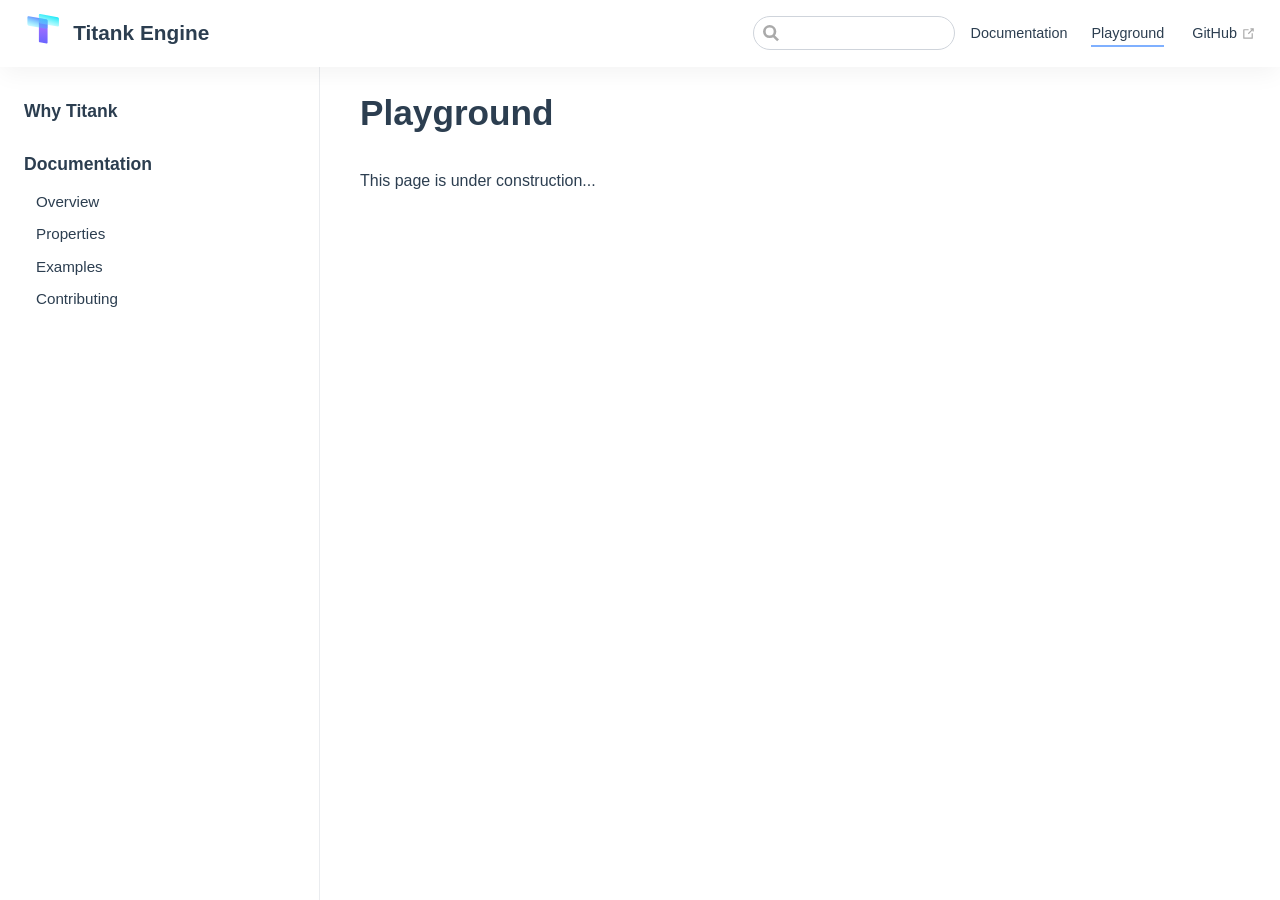
<file: playground/index.html>
<!DOCTYPE html>
<html lang="en-US">
  <head>
    <meta charset="utf-8">
    <meta name="viewport" content="width=device-width,initial-scale=1">
    <title>Playground | Titank Engine</title>
    <meta name="generator" content="VuePress 1.8.2">
    <link rel="icon" href="/favicon.ico">
    <meta name="description" content="Tencent Titank Layout Engine">
    
    <link rel="preload" href="/assets/css/0.styles.be223e11.css" as="style"><link rel="preload" href="/assets/js/app.66b01156.js" as="script"><link rel="preload" href="/assets/js/2.fd2c99e7.js" as="script"><link rel="preload" href="/assets/js/15.a4a28933.js" as="script"><link rel="prefetch" href="/assets/js/10.3fe1ee16.js"><link rel="prefetch" href="/assets/js/11.246ec70a.js"><link rel="prefetch" href="/assets/js/12.1a21e5fa.js"><link rel="prefetch" href="/assets/js/13.fa4c6609.js"><link rel="prefetch" href="/assets/js/14.0392e96c.js"><link rel="prefetch" href="/assets/js/16.4cf59975.js"><link rel="prefetch" href="/assets/js/3.5236504b.js"><link rel="prefetch" href="/assets/js/4.ec6c9e51.js"><link rel="prefetch" href="/assets/js/5.28bee88d.js"><link rel="prefetch" href="/assets/js/6.3471ba6e.js"><link rel="prefetch" href="/assets/js/7.f80b2a5f.js"><link rel="prefetch" href="/assets/js/8.f6a3b519.js"><link rel="prefetch" href="/assets/js/9.d68fde0d.js">
    <link rel="stylesheet" href="/assets/css/0.styles.be223e11.css">
  </head>
  <body>
    <div id="app" data-server-rendered="true"><div class="theme-container"><header class="navbar"><div class="sidebar-button"><svg xmlns="http://www.w3.org/2000/svg" aria-hidden="true" role="img" viewBox="0 0 448 512" class="icon"><path fill="currentColor" d="M436 124H12c-6.627 0-12-5.373-12-12V80c0-6.627 5.373-12 12-12h424c6.627 0 12 5.373 12 12v32c0 6.627-5.373 12-12 12zm0 160H12c-6.627 0-12-5.373-12-12v-32c0-6.627 5.373-12 12-12h424c6.627 0 12 5.373 12 12v32c0 6.627-5.373 12-12 12zm0 160H12c-6.627 0-12-5.373-12-12v-32c0-6.627 5.373-12 12-12h424c6.627 0 12 5.373 12 12v32c0 6.627-5.373 12-12 12z"></path></svg></div> <a href="/" class="home-link router-link-active"><img src="/logo_notitle.svg" alt="Titank Engine" class="logo"> <span class="site-name can-hide">Titank Engine</span></a> <div class="links"><div class="search-box"><input aria-label="Search" autocomplete="off" spellcheck="false" value=""> <!----></div> <nav class="nav-links can-hide"><div class="nav-item"><a href="/documentation/overview.html" class="nav-link">
  Documentation
</a></div><div class="nav-item"><a href="/playground/" aria-current="page" class="nav-link router-link-exact-active router-link-active">
  Playground
</a></div> <a href="https://github.com/Tencent/Taitank" target="_blank" rel="noopener noreferrer" class="repo-link">
    GitHub
    <span><svg xmlns="http://www.w3.org/2000/svg" aria-hidden="true" focusable="false" x="0px" y="0px" viewBox="0 0 100 100" width="15" height="15" class="icon outbound"><path fill="currentColor" d="M18.8,85.1h56l0,0c2.2,0,4-1.8,4-4v-32h-8v28h-48v-48h28v-8h-32l0,0c-2.2,0-4,1.8-4,4v56C14.8,83.3,16.6,85.1,18.8,85.1z"></path> <polygon fill="currentColor" points="45.7,48.7 51.3,54.3 77.2,28.5 77.2,37.2 85.2,37.2 85.2,14.9 62.8,14.9 62.8,22.9 71.5,22.9"></polygon></svg> <span class="sr-only">(opens new window)</span></span></a></nav></div></header> <div class="sidebar-mask"></div> <aside class="sidebar"><nav class="nav-links"><div class="nav-item"><a href="/documentation/overview.html" class="nav-link">
  Documentation
</a></div><div class="nav-item"><a href="/playground/" aria-current="page" class="nav-link router-link-exact-active router-link-active">
  Playground
</a></div> <a href="https://github.com/Tencent/Taitank" target="_blank" rel="noopener noreferrer" class="repo-link">
    GitHub
    <span><svg xmlns="http://www.w3.org/2000/svg" aria-hidden="true" focusable="false" x="0px" y="0px" viewBox="0 0 100 100" width="15" height="15" class="icon outbound"><path fill="currentColor" d="M18.8,85.1h56l0,0c2.2,0,4-1.8,4-4v-32h-8v28h-48v-48h28v-8h-32l0,0c-2.2,0-4,1.8-4,4v56C14.8,83.3,16.6,85.1,18.8,85.1z"></path> <polygon fill="currentColor" points="45.7,48.7 51.3,54.3 77.2,28.5 77.2,37.2 85.2,37.2 85.2,14.9 62.8,14.9 62.8,22.9 71.5,22.9"></polygon></svg> <span class="sr-only">(opens new window)</span></span></a></nav>  <ul class="sidebar-links"><li><a href="/" aria-current="page" class="sidebar-link">Why Titank</a></li><li><section class="sidebar-group depth-0"><p class="sidebar-heading"><span>Documentation</span> <!----></p> <ul class="sidebar-links sidebar-group-items"><li><a href="/documentation/overview.html" class="sidebar-link">Overview</a></li><li><a href="/documentation/properties.html" class="sidebar-link">Properties</a></li><li><a href="/documentation/examples.html" class="sidebar-link">Examples</a></li><li><a href="/documentation/contributing.html" class="sidebar-link">Contributing</a></li></ul></section></li></ul> </aside> <main class="page"> <div class="theme-default-content content__default"><h1 id="playground"><a href="#playground" class="header-anchor">#</a> Playground</h1> <p>This page is under construction...</p></div> <footer class="page-edit"><!----> <!----></footer> <!----> </main></div><div class="global-ui"></div></div>
    <script src="/assets/js/app.66b01156.js" defer></script><script src="/assets/js/2.fd2c99e7.js" defer></script><script src="/assets/js/15.a4a28933.js" defer></script>
  </body>
</html>
</file>
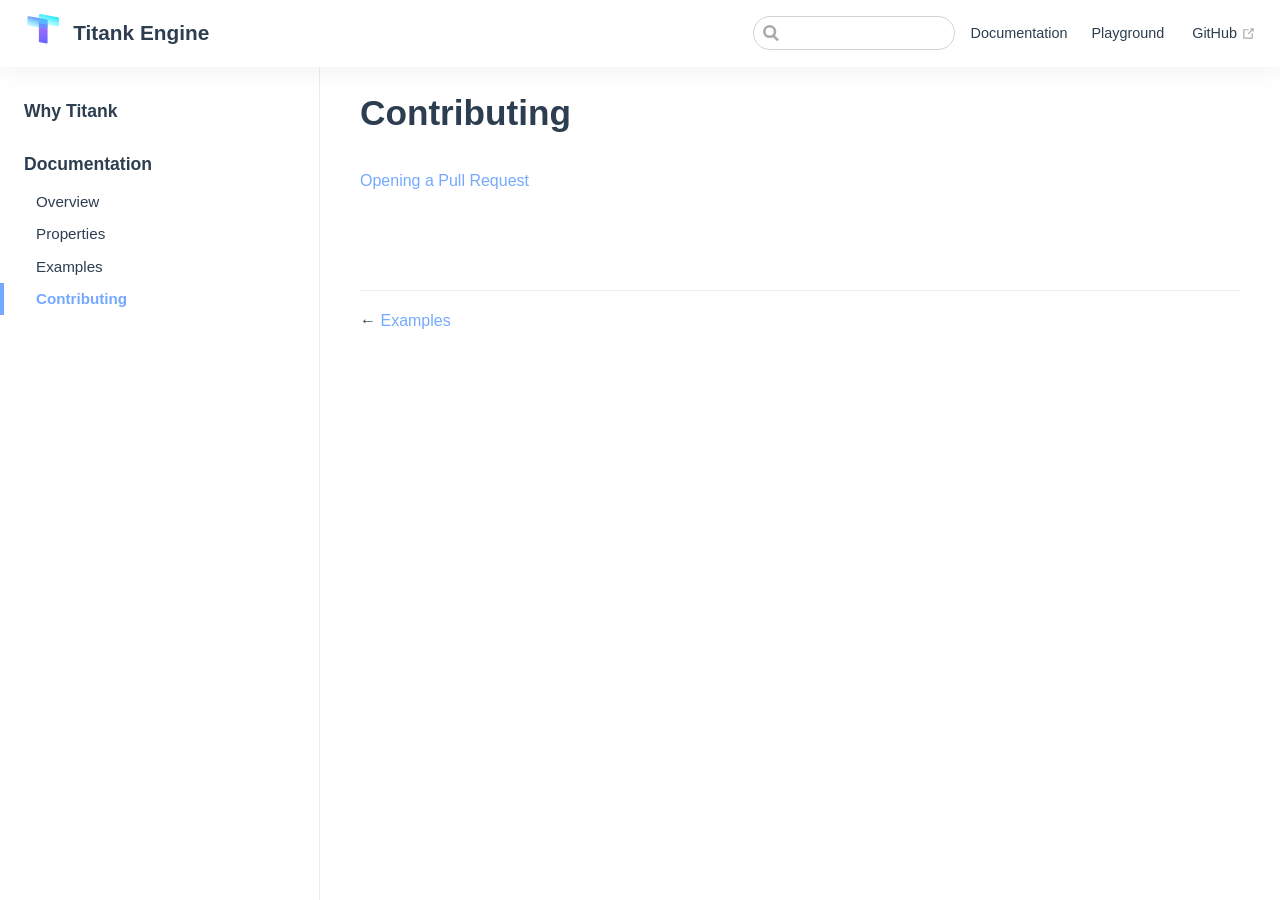
<file: documentation/contributing.html>
<!DOCTYPE html>
<html lang="en-US">
  <head>
    <meta charset="utf-8">
    <meta name="viewport" content="width=device-width,initial-scale=1">
    <title>Contributing | Titank Engine</title>
    <meta name="generator" content="VuePress 1.8.2">
    <link rel="icon" href="/favicon.ico">
    <meta name="description" content="Tencent Titank Layout Engine">
    
    <link rel="preload" href="/assets/css/0.styles.be223e11.css" as="style"><link rel="preload" href="/assets/js/app.66b01156.js" as="script"><link rel="preload" href="/assets/js/2.fd2c99e7.js" as="script"><link rel="preload" href="/assets/js/11.246ec70a.js" as="script"><link rel="prefetch" href="/assets/js/10.3fe1ee16.js"><link rel="prefetch" href="/assets/js/12.1a21e5fa.js"><link rel="prefetch" href="/assets/js/13.fa4c6609.js"><link rel="prefetch" href="/assets/js/14.0392e96c.js"><link rel="prefetch" href="/assets/js/15.a4a28933.js"><link rel="prefetch" href="/assets/js/16.4cf59975.js"><link rel="prefetch" href="/assets/js/3.5236504b.js"><link rel="prefetch" href="/assets/js/4.ec6c9e51.js"><link rel="prefetch" href="/assets/js/5.28bee88d.js"><link rel="prefetch" href="/assets/js/6.3471ba6e.js"><link rel="prefetch" href="/assets/js/7.f80b2a5f.js"><link rel="prefetch" href="/assets/js/8.f6a3b519.js"><link rel="prefetch" href="/assets/js/9.d68fde0d.js">
    <link rel="stylesheet" href="/assets/css/0.styles.be223e11.css">
  </head>
  <body>
    <div id="app" data-server-rendered="true"><div class="theme-container"><header class="navbar"><div class="sidebar-button"><svg xmlns="http://www.w3.org/2000/svg" aria-hidden="true" role="img" viewBox="0 0 448 512" class="icon"><path fill="currentColor" d="M436 124H12c-6.627 0-12-5.373-12-12V80c0-6.627 5.373-12 12-12h424c6.627 0 12 5.373 12 12v32c0 6.627-5.373 12-12 12zm0 160H12c-6.627 0-12-5.373-12-12v-32c0-6.627 5.373-12 12-12h424c6.627 0 12 5.373 12 12v32c0 6.627-5.373 12-12 12zm0 160H12c-6.627 0-12-5.373-12-12v-32c0-6.627 5.373-12 12-12h424c6.627 0 12 5.373 12 12v32c0 6.627-5.373 12-12 12z"></path></svg></div> <a href="/" class="home-link router-link-active"><img src="/logo_notitle.svg" alt="Titank Engine" class="logo"> <span class="site-name can-hide">Titank Engine</span></a> <div class="links"><div class="search-box"><input aria-label="Search" autocomplete="off" spellcheck="false" value=""> <!----></div> <nav class="nav-links can-hide"><div class="nav-item"><a href="/documentation/overview.html" class="nav-link">
  Documentation
</a></div><div class="nav-item"><a href="/playground/" class="nav-link">
  Playground
</a></div> <a href="https://github.com/Tencent/Taitank" target="_blank" rel="noopener noreferrer" class="repo-link">
    GitHub
    <span><svg xmlns="http://www.w3.org/2000/svg" aria-hidden="true" focusable="false" x="0px" y="0px" viewBox="0 0 100 100" width="15" height="15" class="icon outbound"><path fill="currentColor" d="M18.8,85.1h56l0,0c2.2,0,4-1.8,4-4v-32h-8v28h-48v-48h28v-8h-32l0,0c-2.2,0-4,1.8-4,4v56C14.8,83.3,16.6,85.1,18.8,85.1z"></path> <polygon fill="currentColor" points="45.7,48.7 51.3,54.3 77.2,28.5 77.2,37.2 85.2,37.2 85.2,14.9 62.8,14.9 62.8,22.9 71.5,22.9"></polygon></svg> <span class="sr-only">(opens new window)</span></span></a></nav></div></header> <div class="sidebar-mask"></div> <aside class="sidebar"><nav class="nav-links"><div class="nav-item"><a href="/documentation/overview.html" class="nav-link">
  Documentation
</a></div><div class="nav-item"><a href="/playground/" class="nav-link">
  Playground
</a></div> <a href="https://github.com/Tencent/Taitank" target="_blank" rel="noopener noreferrer" class="repo-link">
    GitHub
    <span><svg xmlns="http://www.w3.org/2000/svg" aria-hidden="true" focusable="false" x="0px" y="0px" viewBox="0 0 100 100" width="15" height="15" class="icon outbound"><path fill="currentColor" d="M18.8,85.1h56l0,0c2.2,0,4-1.8,4-4v-32h-8v28h-48v-48h28v-8h-32l0,0c-2.2,0-4,1.8-4,4v56C14.8,83.3,16.6,85.1,18.8,85.1z"></path> <polygon fill="currentColor" points="45.7,48.7 51.3,54.3 77.2,28.5 77.2,37.2 85.2,37.2 85.2,14.9 62.8,14.9 62.8,22.9 71.5,22.9"></polygon></svg> <span class="sr-only">(opens new window)</span></span></a></nav>  <ul class="sidebar-links"><li><a href="/" aria-current="page" class="sidebar-link">Why Titank</a></li><li><section class="sidebar-group depth-0"><p class="sidebar-heading open"><span>Documentation</span> <!----></p> <ul class="sidebar-links sidebar-group-items"><li><a href="/documentation/overview.html" class="sidebar-link">Overview</a></li><li><a href="/documentation/properties.html" class="sidebar-link">Properties</a></li><li><a href="/documentation/examples.html" class="sidebar-link">Examples</a></li><li><a href="/documentation/contributing.html" aria-current="page" class="active sidebar-link">Contributing</a></li></ul></section></li></ul> </aside> <main class="page"> <div class="theme-default-content content__default"><h1 id="contributing"><a href="#contributing" class="header-anchor">#</a> Contributing</h1> <p><a href="https://github.com/Tencent/Taitank/pulls">Opening a Pull Request</a></p></div> <footer class="page-edit"><!----> <!----></footer> <div class="page-nav"><p class="inner"><span class="prev">
      ←
      <a href="/documentation/examples.html" class="prev">
        Examples
      </a></span> <!----></p></div> </main></div><div class="global-ui"></div></div>
    <script src="/assets/js/app.66b01156.js" defer></script><script src="/assets/js/2.fd2c99e7.js" defer></script><script src="/assets/js/11.246ec70a.js" defer></script>
  </body>
</html>
</file>
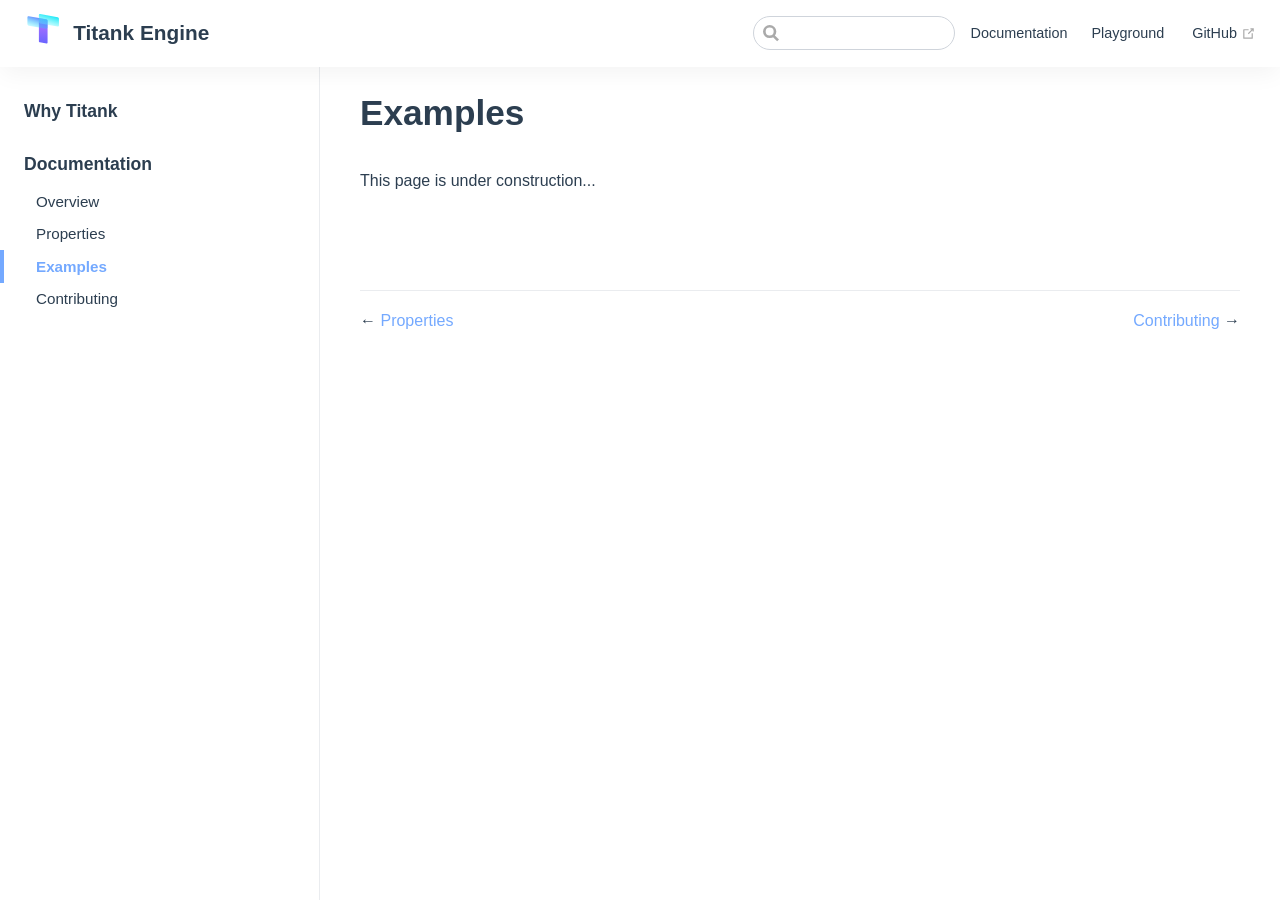
<file: documentation/examples.html>
<!DOCTYPE html>
<html lang="en-US">
  <head>
    <meta charset="utf-8">
    <meta name="viewport" content="width=device-width,initial-scale=1">
    <title>Examples | Titank Engine</title>
    <meta name="generator" content="VuePress 1.8.2">
    <link rel="icon" href="/favicon.ico">
    <meta name="description" content="Tencent Titank Layout Engine">
    
    <link rel="preload" href="/assets/css/0.styles.be223e11.css" as="style"><link rel="preload" href="/assets/js/app.66b01156.js" as="script"><link rel="preload" href="/assets/js/2.fd2c99e7.js" as="script"><link rel="preload" href="/assets/js/12.1a21e5fa.js" as="script"><link rel="prefetch" href="/assets/js/10.3fe1ee16.js"><link rel="prefetch" href="/assets/js/11.246ec70a.js"><link rel="prefetch" href="/assets/js/13.fa4c6609.js"><link rel="prefetch" href="/assets/js/14.0392e96c.js"><link rel="prefetch" href="/assets/js/15.a4a28933.js"><link rel="prefetch" href="/assets/js/16.4cf59975.js"><link rel="prefetch" href="/assets/js/3.5236504b.js"><link rel="prefetch" href="/assets/js/4.ec6c9e51.js"><link rel="prefetch" href="/assets/js/5.28bee88d.js"><link rel="prefetch" href="/assets/js/6.3471ba6e.js"><link rel="prefetch" href="/assets/js/7.f80b2a5f.js"><link rel="prefetch" href="/assets/js/8.f6a3b519.js"><link rel="prefetch" href="/assets/js/9.d68fde0d.js">
    <link rel="stylesheet" href="/assets/css/0.styles.be223e11.css">
  </head>
  <body>
    <div id="app" data-server-rendered="true"><div class="theme-container"><header class="navbar"><div class="sidebar-button"><svg xmlns="http://www.w3.org/2000/svg" aria-hidden="true" role="img" viewBox="0 0 448 512" class="icon"><path fill="currentColor" d="M436 124H12c-6.627 0-12-5.373-12-12V80c0-6.627 5.373-12 12-12h424c6.627 0 12 5.373 12 12v32c0 6.627-5.373 12-12 12zm0 160H12c-6.627 0-12-5.373-12-12v-32c0-6.627 5.373-12 12-12h424c6.627 0 12 5.373 12 12v32c0 6.627-5.373 12-12 12zm0 160H12c-6.627 0-12-5.373-12-12v-32c0-6.627 5.373-12 12-12h424c6.627 0 12 5.373 12 12v32c0 6.627-5.373 12-12 12z"></path></svg></div> <a href="/" class="home-link router-link-active"><img src="/logo_notitle.svg" alt="Titank Engine" class="logo"> <span class="site-name can-hide">Titank Engine</span></a> <div class="links"><div class="search-box"><input aria-label="Search" autocomplete="off" spellcheck="false" value=""> <!----></div> <nav class="nav-links can-hide"><div class="nav-item"><a href="/documentation/overview.html" class="nav-link">
  Documentation
</a></div><div class="nav-item"><a href="/playground/" class="nav-link">
  Playground
</a></div> <a href="https://github.com/Tencent/Taitank" target="_blank" rel="noopener noreferrer" class="repo-link">
    GitHub
    <span><svg xmlns="http://www.w3.org/2000/svg" aria-hidden="true" focusable="false" x="0px" y="0px" viewBox="0 0 100 100" width="15" height="15" class="icon outbound"><path fill="currentColor" d="M18.8,85.1h56l0,0c2.2,0,4-1.8,4-4v-32h-8v28h-48v-48h28v-8h-32l0,0c-2.2,0-4,1.8-4,4v56C14.8,83.3,16.6,85.1,18.8,85.1z"></path> <polygon fill="currentColor" points="45.7,48.7 51.3,54.3 77.2,28.5 77.2,37.2 85.2,37.2 85.2,14.9 62.8,14.9 62.8,22.9 71.5,22.9"></polygon></svg> <span class="sr-only">(opens new window)</span></span></a></nav></div></header> <div class="sidebar-mask"></div> <aside class="sidebar"><nav class="nav-links"><div class="nav-item"><a href="/documentation/overview.html" class="nav-link">
  Documentation
</a></div><div class="nav-item"><a href="/playground/" class="nav-link">
  Playground
</a></div> <a href="https://github.com/Tencent/Taitank" target="_blank" rel="noopener noreferrer" class="repo-link">
    GitHub
    <span><svg xmlns="http://www.w3.org/2000/svg" aria-hidden="true" focusable="false" x="0px" y="0px" viewBox="0 0 100 100" width="15" height="15" class="icon outbound"><path fill="currentColor" d="M18.8,85.1h56l0,0c2.2,0,4-1.8,4-4v-32h-8v28h-48v-48h28v-8h-32l0,0c-2.2,0-4,1.8-4,4v56C14.8,83.3,16.6,85.1,18.8,85.1z"></path> <polygon fill="currentColor" points="45.7,48.7 51.3,54.3 77.2,28.5 77.2,37.2 85.2,37.2 85.2,14.9 62.8,14.9 62.8,22.9 71.5,22.9"></polygon></svg> <span class="sr-only">(opens new window)</span></span></a></nav>  <ul class="sidebar-links"><li><a href="/" aria-current="page" class="sidebar-link">Why Titank</a></li><li><section class="sidebar-group depth-0"><p class="sidebar-heading open"><span>Documentation</span> <!----></p> <ul class="sidebar-links sidebar-group-items"><li><a href="/documentation/overview.html" class="sidebar-link">Overview</a></li><li><a href="/documentation/properties.html" class="sidebar-link">Properties</a></li><li><a href="/documentation/examples.html" aria-current="page" class="active sidebar-link">Examples</a></li><li><a href="/documentation/contributing.html" class="sidebar-link">Contributing</a></li></ul></section></li></ul> </aside> <main class="page"> <div class="theme-default-content content__default"><h1 id="examples"><a href="#examples" class="header-anchor">#</a> Examples</h1> <p>This page is under construction...</p></div> <footer class="page-edit"><!----> <!----></footer> <div class="page-nav"><p class="inner"><span class="prev">
      ←
      <a href="/documentation/properties.html" class="prev">
        Properties
      </a></span> <span class="next"><a href="/documentation/contributing.html">
        Contributing
      </a>
      →
    </span></p></div> </main></div><div class="global-ui"></div></div>
    <script src="/assets/js/app.66b01156.js" defer></script><script src="/assets/js/2.fd2c99e7.js" defer></script><script src="/assets/js/12.1a21e5fa.js" defer></script>
  </body>
</html>
</file>
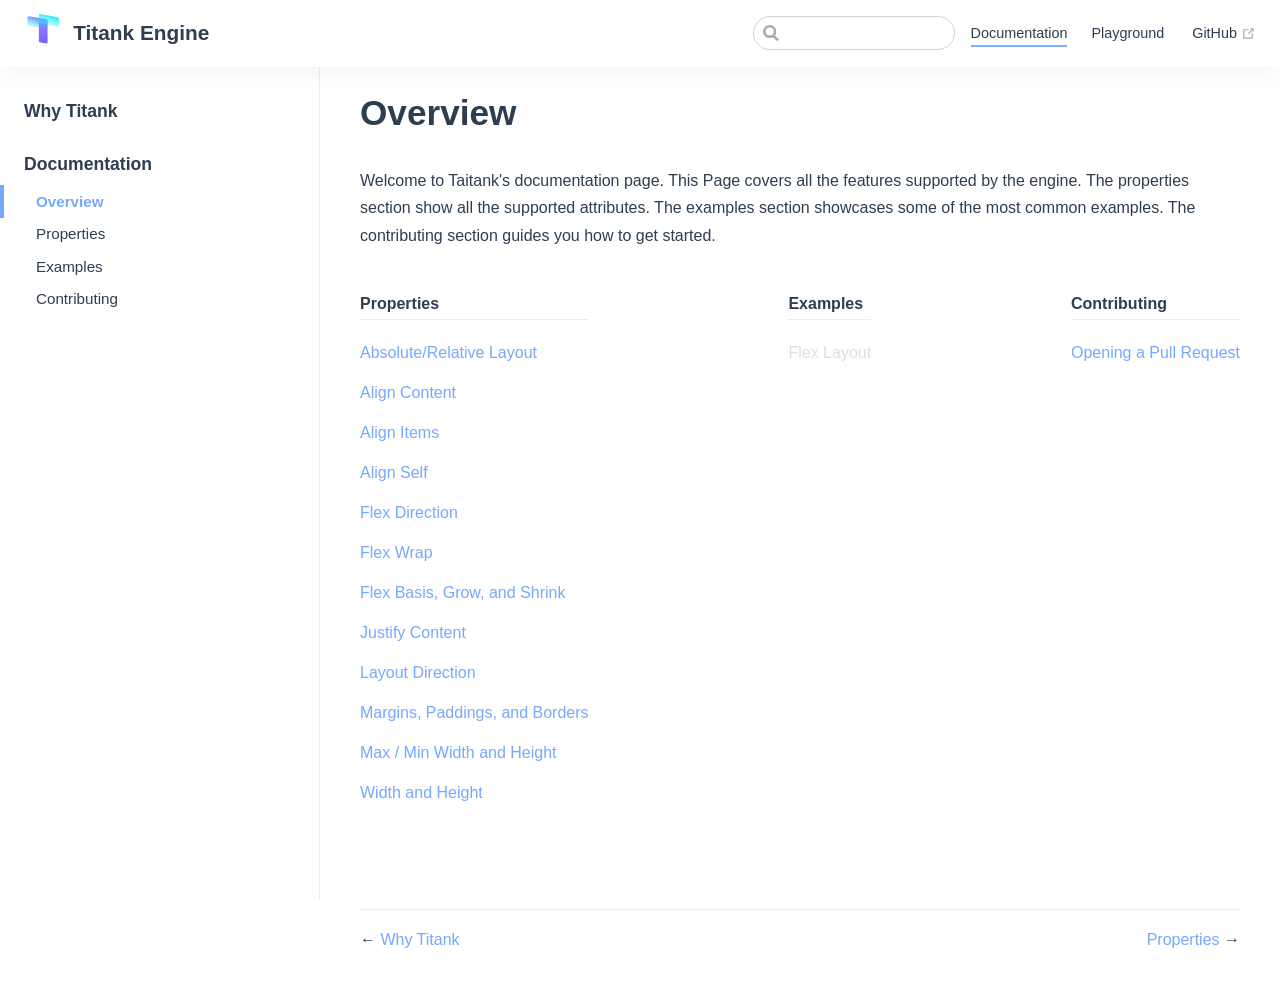
<file: documentation/overview.html>
<!DOCTYPE html>
<html lang="en-US">
  <head>
    <meta charset="utf-8">
    <meta name="viewport" content="width=device-width,initial-scale=1">
    <title>Overview | Titank Engine</title>
    <meta name="generator" content="VuePress 1.8.2">
    <link rel="icon" href="/favicon.ico">
    <meta name="description" content="Tencent Titank Layout Engine">
    
    <link rel="preload" href="/assets/css/0.styles.be223e11.css" as="style"><link rel="preload" href="/assets/js/app.66b01156.js" as="script"><link rel="preload" href="/assets/js/2.fd2c99e7.js" as="script"><link rel="preload" href="/assets/js/13.fa4c6609.js" as="script"><link rel="preload" href="/assets/js/4.ec6c9e51.js" as="script"><link rel="prefetch" href="/assets/js/10.3fe1ee16.js"><link rel="prefetch" href="/assets/js/11.246ec70a.js"><link rel="prefetch" href="/assets/js/12.1a21e5fa.js"><link rel="prefetch" href="/assets/js/14.0392e96c.js"><link rel="prefetch" href="/assets/js/15.a4a28933.js"><link rel="prefetch" href="/assets/js/16.4cf59975.js"><link rel="prefetch" href="/assets/js/3.5236504b.js"><link rel="prefetch" href="/assets/js/5.28bee88d.js"><link rel="prefetch" href="/assets/js/6.3471ba6e.js"><link rel="prefetch" href="/assets/js/7.f80b2a5f.js"><link rel="prefetch" href="/assets/js/8.f6a3b519.js"><link rel="prefetch" href="/assets/js/9.d68fde0d.js">
    <link rel="stylesheet" href="/assets/css/0.styles.be223e11.css">
  </head>
  <body>
    <div id="app" data-server-rendered="true"><div class="theme-container"><header class="navbar"><div class="sidebar-button"><svg xmlns="http://www.w3.org/2000/svg" aria-hidden="true" role="img" viewBox="0 0 448 512" class="icon"><path fill="currentColor" d="M436 124H12c-6.627 0-12-5.373-12-12V80c0-6.627 5.373-12 12-12h424c6.627 0 12 5.373 12 12v32c0 6.627-5.373 12-12 12zm0 160H12c-6.627 0-12-5.373-12-12v-32c0-6.627 5.373-12 12-12h424c6.627 0 12 5.373 12 12v32c0 6.627-5.373 12-12 12zm0 160H12c-6.627 0-12-5.373-12-12v-32c0-6.627 5.373-12 12-12h424c6.627 0 12 5.373 12 12v32c0 6.627-5.373 12-12 12z"></path></svg></div> <a href="/" class="home-link router-link-active"><img src="/logo_notitle.svg" alt="Titank Engine" class="logo"> <span class="site-name can-hide">Titank Engine</span></a> <div class="links"><div class="search-box"><input aria-label="Search" autocomplete="off" spellcheck="false" value=""> <!----></div> <nav class="nav-links can-hide"><div class="nav-item"><a href="/documentation/overview.html" aria-current="page" class="nav-link router-link-exact-active router-link-active">
  Documentation
</a></div><div class="nav-item"><a href="/playground/" class="nav-link">
  Playground
</a></div> <a href="https://github.com/Tencent/Taitank" target="_blank" rel="noopener noreferrer" class="repo-link">
    GitHub
    <span><svg xmlns="http://www.w3.org/2000/svg" aria-hidden="true" focusable="false" x="0px" y="0px" viewBox="0 0 100 100" width="15" height="15" class="icon outbound"><path fill="currentColor" d="M18.8,85.1h56l0,0c2.2,0,4-1.8,4-4v-32h-8v28h-48v-48h28v-8h-32l0,0c-2.2,0-4,1.8-4,4v56C14.8,83.3,16.6,85.1,18.8,85.1z"></path> <polygon fill="currentColor" points="45.7,48.7 51.3,54.3 77.2,28.5 77.2,37.2 85.2,37.2 85.2,14.9 62.8,14.9 62.8,22.9 71.5,22.9"></polygon></svg> <span class="sr-only">(opens new window)</span></span></a></nav></div></header> <div class="sidebar-mask"></div> <aside class="sidebar"><nav class="nav-links"><div class="nav-item"><a href="/documentation/overview.html" aria-current="page" class="nav-link router-link-exact-active router-link-active">
  Documentation
</a></div><div class="nav-item"><a href="/playground/" class="nav-link">
  Playground
</a></div> <a href="https://github.com/Tencent/Taitank" target="_blank" rel="noopener noreferrer" class="repo-link">
    GitHub
    <span><svg xmlns="http://www.w3.org/2000/svg" aria-hidden="true" focusable="false" x="0px" y="0px" viewBox="0 0 100 100" width="15" height="15" class="icon outbound"><path fill="currentColor" d="M18.8,85.1h56l0,0c2.2,0,4-1.8,4-4v-32h-8v28h-48v-48h28v-8h-32l0,0c-2.2,0-4,1.8-4,4v56C14.8,83.3,16.6,85.1,18.8,85.1z"></path> <polygon fill="currentColor" points="45.7,48.7 51.3,54.3 77.2,28.5 77.2,37.2 85.2,37.2 85.2,14.9 62.8,14.9 62.8,22.9 71.5,22.9"></polygon></svg> <span class="sr-only">(opens new window)</span></span></a></nav>  <ul class="sidebar-links"><li><a href="/" aria-current="page" class="sidebar-link">Why Titank</a></li><li><section class="sidebar-group depth-0"><p class="sidebar-heading open"><span>Documentation</span> <!----></p> <ul class="sidebar-links sidebar-group-items"><li><a href="/documentation/overview.html" aria-current="page" class="active sidebar-link">Overview</a></li><li><a href="/documentation/properties.html" class="sidebar-link">Properties</a></li><li><a href="/documentation/examples.html" class="sidebar-link">Examples</a></li><li><a href="/documentation/contributing.html" class="sidebar-link">Contributing</a></li></ul></section></li></ul> </aside> <main class="page"> <div class="theme-default-content content__default"><h1 id="overview"><a href="#overview" class="header-anchor">#</a> Overview</h1> <p>Welcome to Taitank's documentation page. This Page covers all the features supported by the engine. The properties section show all the supported attributes. The examples section showcases some of the most common examples. The contributing section guides you how to get started.</p> <div class="overview-row"><div class="category"><h2>Properties</h2> <a href="/documentation/properties.html#absolute-relative-layout">Absolute/Relative Layout</a> <a href="/documentation/properties.html#align-content">Align Content</a> <a href="/documentation/properties.html#align-items">Align Items</a> <a href="/documentation/properties.html#align-self">Align Self</a> <a href="/documentation/properties.html#flex-direction">Flex Direction</a> <a href="/documentation/properties.html#flex-wrap">Flex Wrap</a> <a href="/documentation/properties.html#flex-basis-grow-and-shrink">Flex Basis, Grow, and Shrink</a> <a href="/documentation/properties.html#justify-content">Justify Content</a> <a href="/documentation/properties.html#layout-direction">Layout Direction</a> <a href="/documentation/properties.html#margins-paddings-and-borders">Margins, Paddings, and Borders</a> <a href="/documentation/properties.html#max-min-width-and-height">Max / Min Width and Height</a> <a href="/documentation/properties.html#width-and-height">Width and Height</a></div> <div class="category"><h2>Examples</h2> <a href="/documentation/overview.html" aria-current="page" class="disabled router-link-exact-active router-link-active">Flex Layout</a></div> <div class="category"><h2>Contributing</h2> <a href="https://github.com/Tencent/Taitank/pulls">Opening a Pull Request</a></div></div></div> <footer class="page-edit"><!----> <!----></footer> <div class="page-nav"><p class="inner"><span class="prev">
      ←
      <a href="/" class="prev router-link-active">
        Why Titank
      </a></span> <span class="next"><a href="/documentation/properties.html">
        Properties
      </a>
      →
    </span></p></div> </main></div><div class="global-ui"></div></div>
    <script src="/assets/js/app.66b01156.js" defer></script><script src="/assets/js/2.fd2c99e7.js" defer></script><script src="/assets/js/13.fa4c6609.js" defer></script><script src="/assets/js/4.ec6c9e51.js" defer></script>
  </body>
</html>
</file>
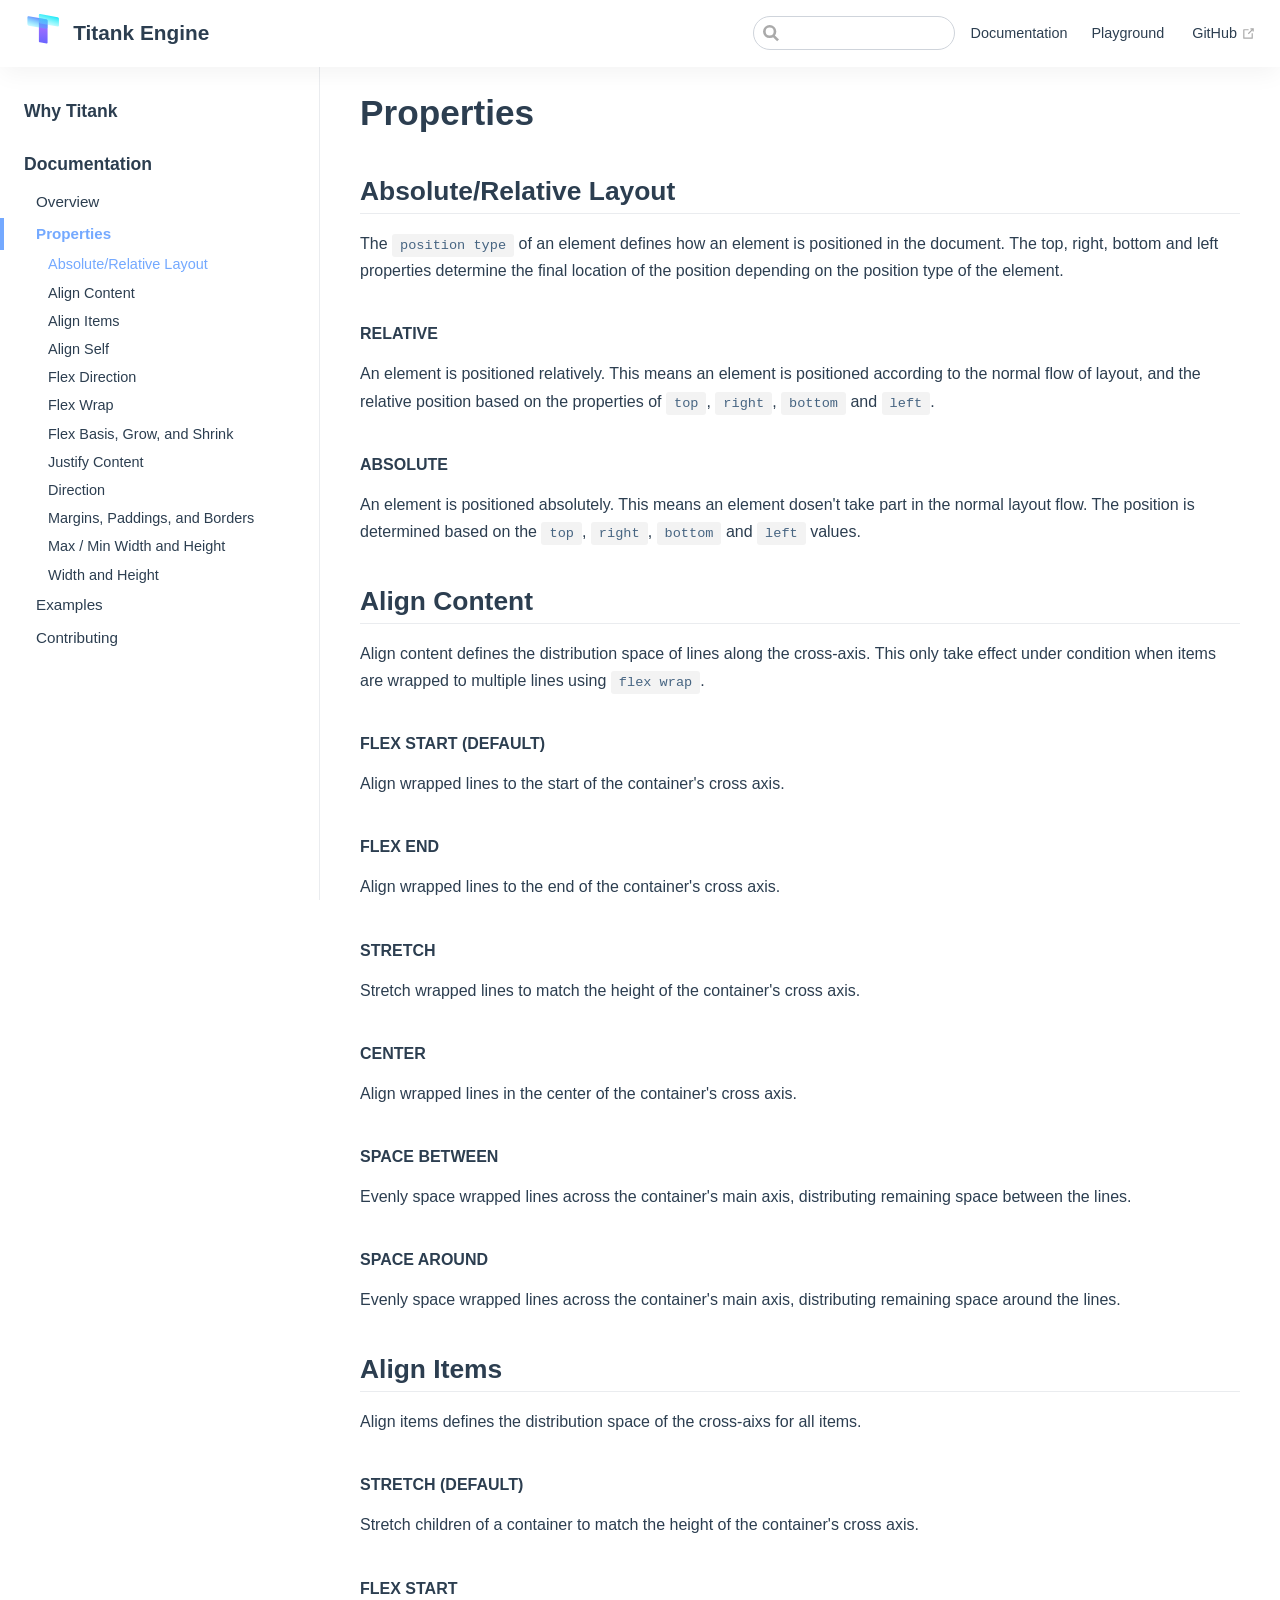
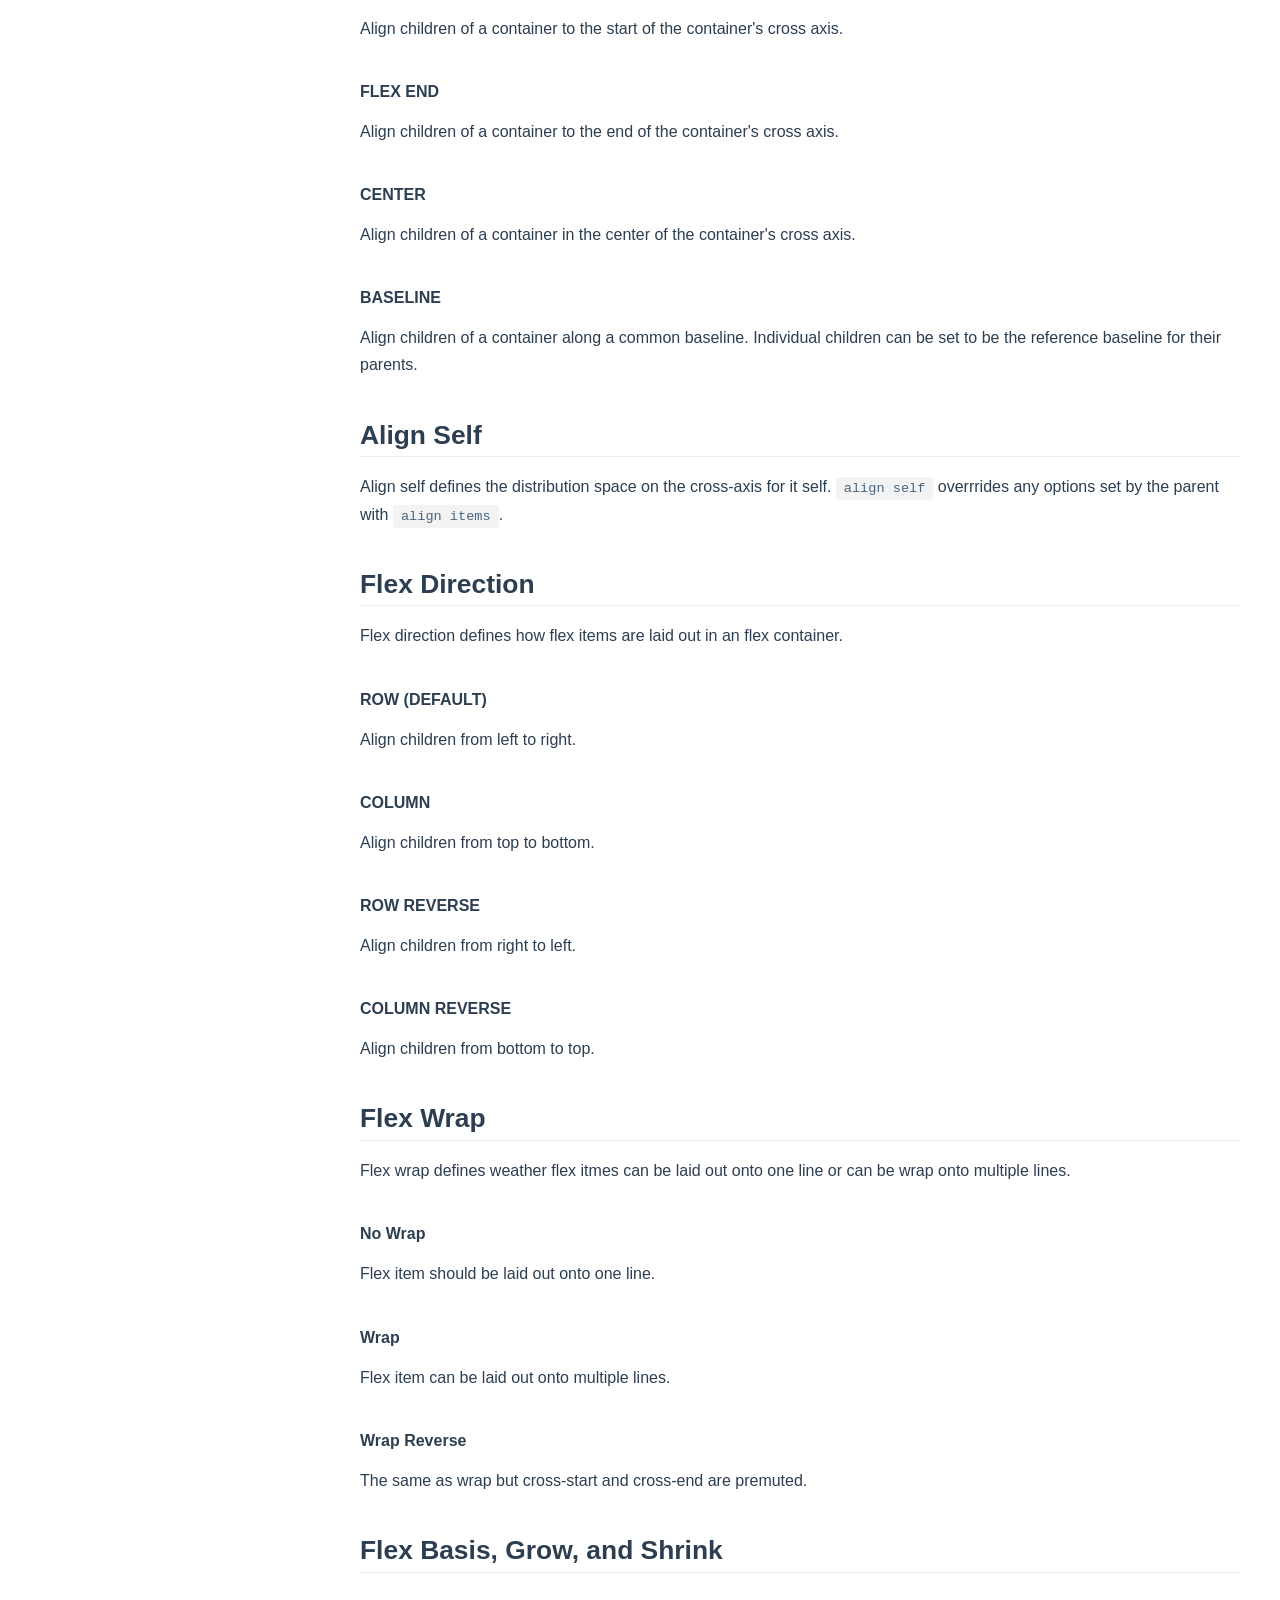
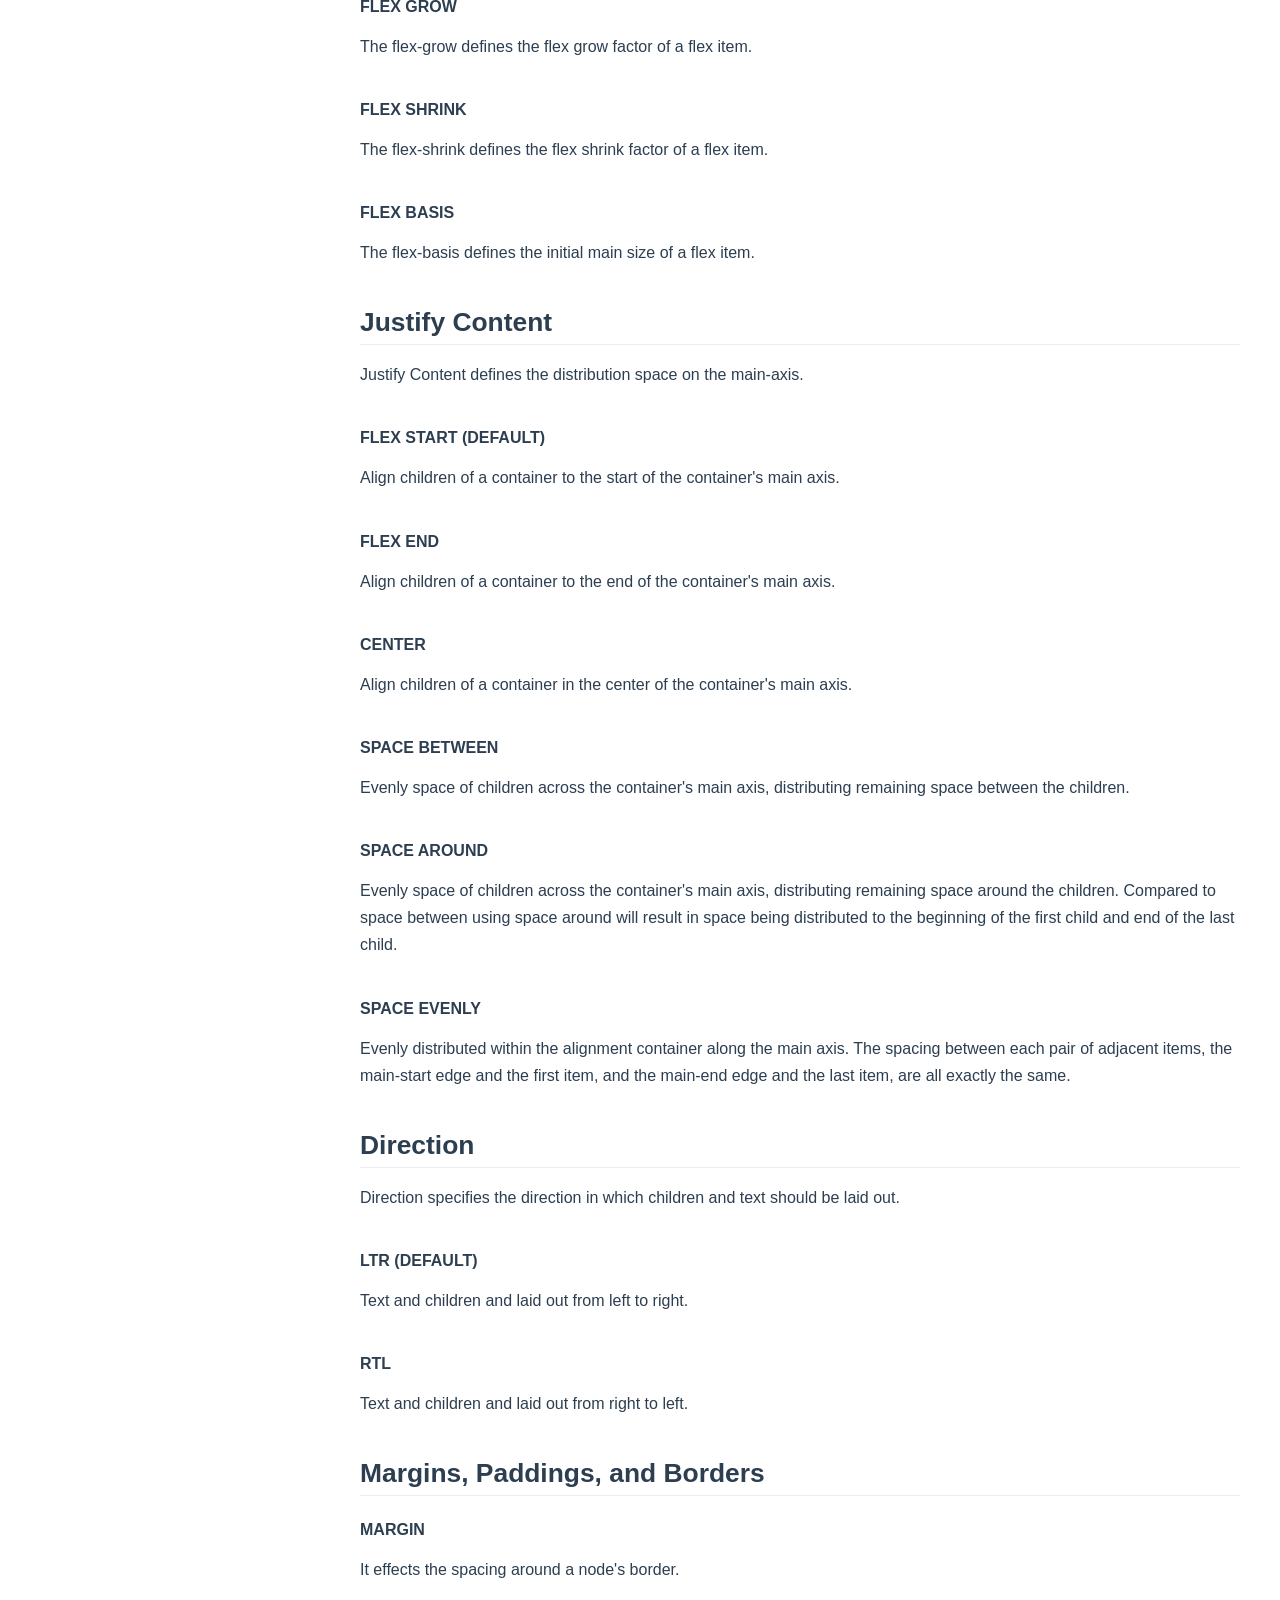
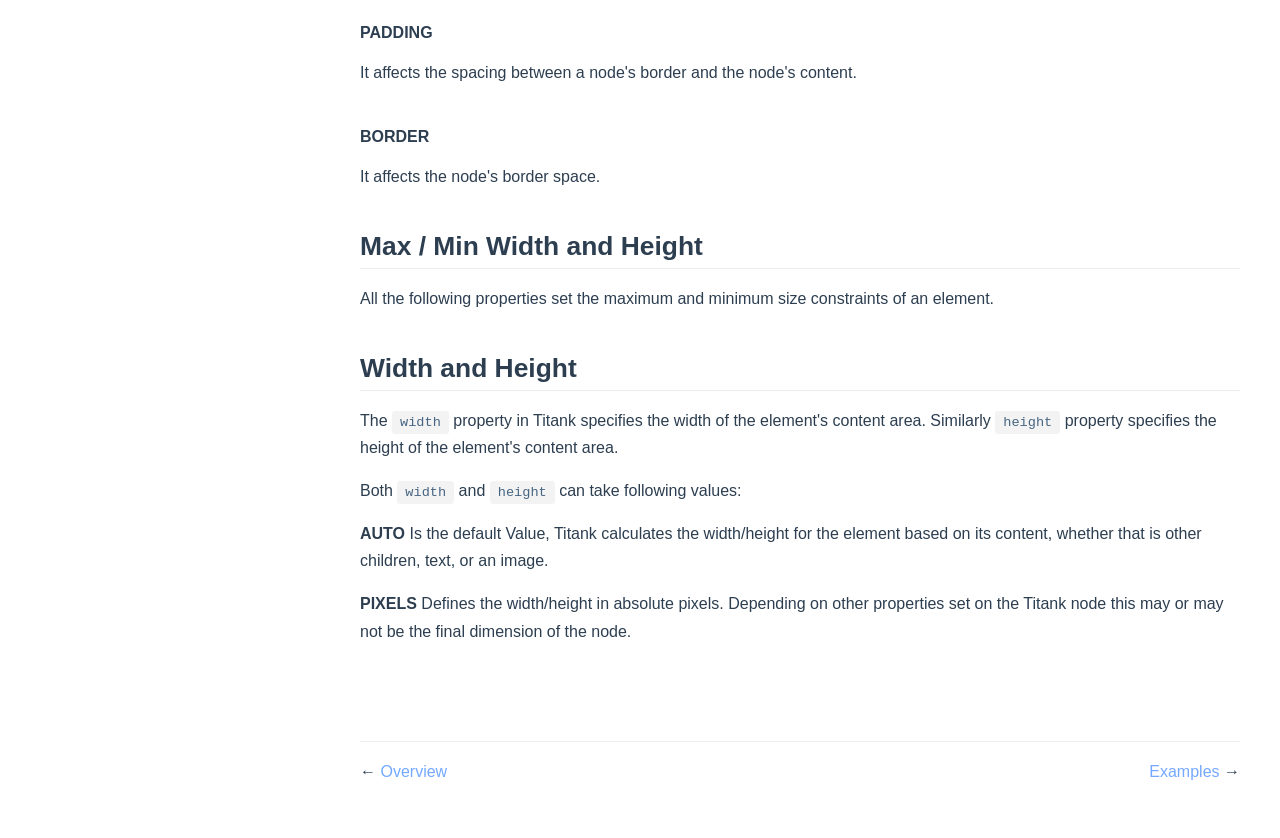
<file: documentation/properties.html>
<!DOCTYPE html>
<html lang="en-US">
  <head>
    <meta charset="utf-8">
    <meta name="viewport" content="width=device-width,initial-scale=1">
    <title>Properties | Titank Engine</title>
    <meta name="generator" content="VuePress 1.8.2">
    <link rel="icon" href="/favicon.ico">
    <meta name="description" content="Tencent Titank Layout Engine">
    
    <link rel="preload" href="/assets/css/0.styles.be223e11.css" as="style"><link rel="preload" href="/assets/js/app.66b01156.js" as="script"><link rel="preload" href="/assets/js/2.fd2c99e7.js" as="script"><link rel="preload" href="/assets/js/14.0392e96c.js" as="script"><link rel="prefetch" href="/assets/js/10.3fe1ee16.js"><link rel="prefetch" href="/assets/js/11.246ec70a.js"><link rel="prefetch" href="/assets/js/12.1a21e5fa.js"><link rel="prefetch" href="/assets/js/13.fa4c6609.js"><link rel="prefetch" href="/assets/js/15.a4a28933.js"><link rel="prefetch" href="/assets/js/16.4cf59975.js"><link rel="prefetch" href="/assets/js/3.5236504b.js"><link rel="prefetch" href="/assets/js/4.ec6c9e51.js"><link rel="prefetch" href="/assets/js/5.28bee88d.js"><link rel="prefetch" href="/assets/js/6.3471ba6e.js"><link rel="prefetch" href="/assets/js/7.f80b2a5f.js"><link rel="prefetch" href="/assets/js/8.f6a3b519.js"><link rel="prefetch" href="/assets/js/9.d68fde0d.js">
    <link rel="stylesheet" href="/assets/css/0.styles.be223e11.css">
  </head>
  <body>
    <div id="app" data-server-rendered="true"><div class="theme-container"><header class="navbar"><div class="sidebar-button"><svg xmlns="http://www.w3.org/2000/svg" aria-hidden="true" role="img" viewBox="0 0 448 512" class="icon"><path fill="currentColor" d="M436 124H12c-6.627 0-12-5.373-12-12V80c0-6.627 5.373-12 12-12h424c6.627 0 12 5.373 12 12v32c0 6.627-5.373 12-12 12zm0 160H12c-6.627 0-12-5.373-12-12v-32c0-6.627 5.373-12 12-12h424c6.627 0 12 5.373 12 12v32c0 6.627-5.373 12-12 12zm0 160H12c-6.627 0-12-5.373-12-12v-32c0-6.627 5.373-12 12-12h424c6.627 0 12 5.373 12 12v32c0 6.627-5.373 12-12 12z"></path></svg></div> <a href="/" class="home-link router-link-active"><img src="/logo_notitle.svg" alt="Titank Engine" class="logo"> <span class="site-name can-hide">Titank Engine</span></a> <div class="links"><div class="search-box"><input aria-label="Search" autocomplete="off" spellcheck="false" value=""> <!----></div> <nav class="nav-links can-hide"><div class="nav-item"><a href="/documentation/overview.html" class="nav-link">
  Documentation
</a></div><div class="nav-item"><a href="/playground/" class="nav-link">
  Playground
</a></div> <a href="https://github.com/Tencent/Taitank" target="_blank" rel="noopener noreferrer" class="repo-link">
    GitHub
    <span><svg xmlns="http://www.w3.org/2000/svg" aria-hidden="true" focusable="false" x="0px" y="0px" viewBox="0 0 100 100" width="15" height="15" class="icon outbound"><path fill="currentColor" d="M18.8,85.1h56l0,0c2.2,0,4-1.8,4-4v-32h-8v28h-48v-48h28v-8h-32l0,0c-2.2,0-4,1.8-4,4v56C14.8,83.3,16.6,85.1,18.8,85.1z"></path> <polygon fill="currentColor" points="45.7,48.7 51.3,54.3 77.2,28.5 77.2,37.2 85.2,37.2 85.2,14.9 62.8,14.9 62.8,22.9 71.5,22.9"></polygon></svg> <span class="sr-only">(opens new window)</span></span></a></nav></div></header> <div class="sidebar-mask"></div> <aside class="sidebar"><nav class="nav-links"><div class="nav-item"><a href="/documentation/overview.html" class="nav-link">
  Documentation
</a></div><div class="nav-item"><a href="/playground/" class="nav-link">
  Playground
</a></div> <a href="https://github.com/Tencent/Taitank" target="_blank" rel="noopener noreferrer" class="repo-link">
    GitHub
    <span><svg xmlns="http://www.w3.org/2000/svg" aria-hidden="true" focusable="false" x="0px" y="0px" viewBox="0 0 100 100" width="15" height="15" class="icon outbound"><path fill="currentColor" d="M18.8,85.1h56l0,0c2.2,0,4-1.8,4-4v-32h-8v28h-48v-48h28v-8h-32l0,0c-2.2,0-4,1.8-4,4v56C14.8,83.3,16.6,85.1,18.8,85.1z"></path> <polygon fill="currentColor" points="45.7,48.7 51.3,54.3 77.2,28.5 77.2,37.2 85.2,37.2 85.2,14.9 62.8,14.9 62.8,22.9 71.5,22.9"></polygon></svg> <span class="sr-only">(opens new window)</span></span></a></nav>  <ul class="sidebar-links"><li><a href="/" aria-current="page" class="sidebar-link">Why Titank</a></li><li><section class="sidebar-group depth-0"><p class="sidebar-heading open"><span>Documentation</span> <!----></p> <ul class="sidebar-links sidebar-group-items"><li><a href="/documentation/overview.html" class="sidebar-link">Overview</a></li><li><a href="/documentation/properties.html" aria-current="page" class="active sidebar-link">Properties</a><ul class="sidebar-sub-headers"><li class="sidebar-sub-header"><a href="/documentation/properties.html#absolute-relative-layout" class="sidebar-link">Absolute/Relative Layout</a></li><li class="sidebar-sub-header"><a href="/documentation/properties.html#align-content" class="sidebar-link">Align Content</a></li><li class="sidebar-sub-header"><a href="/documentation/properties.html#align-items" class="sidebar-link">Align Items</a></li><li class="sidebar-sub-header"><a href="/documentation/properties.html#align-self" class="sidebar-link">Align Self</a></li><li class="sidebar-sub-header"><a href="/documentation/properties.html#flex-direction" class="sidebar-link">Flex Direction</a></li><li class="sidebar-sub-header"><a href="/documentation/properties.html#flex-wrap" class="sidebar-link">Flex Wrap</a></li><li class="sidebar-sub-header"><a href="/documentation/properties.html#flex-basis-grow-and-shrink" class="sidebar-link">Flex Basis, Grow, and Shrink</a></li><li class="sidebar-sub-header"><a href="/documentation/properties.html#justify-content" class="sidebar-link">Justify Content</a></li><li class="sidebar-sub-header"><a href="/documentation/properties.html#direction" class="sidebar-link">Direction</a></li><li class="sidebar-sub-header"><a href="/documentation/properties.html#margins-paddings-and-borders" class="sidebar-link">Margins, Paddings, and Borders</a></li><li class="sidebar-sub-header"><a href="/documentation/properties.html#max-min-width-and-height" class="sidebar-link">Max / Min Width and Height</a></li><li class="sidebar-sub-header"><a href="/documentation/properties.html#width-and-height" class="sidebar-link">Width and Height</a></li></ul></li><li><a href="/documentation/examples.html" class="sidebar-link">Examples</a></li><li><a href="/documentation/contributing.html" class="sidebar-link">Contributing</a></li></ul></section></li></ul> </aside> <main class="page"> <div class="theme-default-content content__default"><h1 id="properties"><a href="#properties" class="header-anchor">#</a> Properties</h1> <h2 id="absolute-relative-layout"><a href="#absolute-relative-layout" class="header-anchor">#</a> Absolute/Relative Layout</h2> <p>The <code>position type</code> of an element defines how an element is positioned in the document.
The top, right, bottom and left properties determine the final location of the position depending on the position type of the element.</p> <h4 id="relative"><a href="#relative" class="header-anchor">#</a> RELATIVE</h4> <p>An element is positioned relatively. This means an element is positioned according to the normal flow of layout, and the relative position based on the properties of <code>top</code>, <code>right</code>, <code>bottom</code> and <code>left</code>.</p> <h4 id="absolute"><a href="#absolute" class="header-anchor">#</a> ABSOLUTE</h4> <p>An element is positioned absolutely. This means an element dosen't take part in the normal layout flow. The position is determined based on the <code>top</code>, <code>right</code>, <code>bottom</code> and <code>left</code> values.</p> <h2 id="align-content"><a href="#align-content" class="header-anchor">#</a> Align Content</h2> <p>Align content defines the distribution space of lines along the cross-axis. This only take effect under condition when items are wrapped to multiple lines using <code>flex wrap</code>.</p> <h4 id="flex-start-default"><a href="#flex-start-default" class="header-anchor">#</a> FLEX START (DEFAULT)</h4> <p>Align wrapped lines to the start of the container's cross axis.</p> <h4 id="flex-end"><a href="#flex-end" class="header-anchor">#</a> FLEX END</h4> <p>Align wrapped lines to the end of the container's cross axis.</p> <h4 id="stretch"><a href="#stretch" class="header-anchor">#</a> STRETCH</h4> <p>Stretch wrapped lines to match the height of the container's cross axis.</p> <h4 id="center"><a href="#center" class="header-anchor">#</a> CENTER</h4> <p>Align wrapped lines in the center of the container's cross axis.</p> <h4 id="space-between"><a href="#space-between" class="header-anchor">#</a> SPACE BETWEEN</h4> <p>Evenly space wrapped lines across the container's main axis, distributing remaining space between the lines.</p> <h4 id="space-around"><a href="#space-around" class="header-anchor">#</a> SPACE AROUND</h4> <p>Evenly space wrapped lines across the container's main axis, distributing remaining space around the lines.</p> <h2 id="align-items"><a href="#align-items" class="header-anchor">#</a> Align Items</h2> <p>Align items defines the distribution space of the cross-aixs for all items.</p> <h4 id="stretch-default"><a href="#stretch-default" class="header-anchor">#</a> STRETCH (DEFAULT)</h4> <p>Stretch children of a container to match the height of the container's cross axis.</p> <h4 id="flex-start"><a href="#flex-start" class="header-anchor">#</a> FLEX START</h4> <p>Align children of a container to the start of the container's cross axis.</p> <h4 id="flex-end-2"><a href="#flex-end-2" class="header-anchor">#</a> FLEX END</h4> <p>Align children of a container to the end of the container's cross axis.</p> <h4 id="center-2"><a href="#center-2" class="header-anchor">#</a> CENTER</h4> <p>Align children of a container in the center of the container's cross axis.</p> <h4 id="baseline"><a href="#baseline" class="header-anchor">#</a> BASELINE</h4> <p>Align children of a container along a common baseline. Individual children can be set to be the reference baseline for their parents.</p> <h2 id="align-self"><a href="#align-self" class="header-anchor">#</a> Align Self</h2> <p>Align self defines the distribution space on the cross-axis for it self. <code>align self</code> overrrides any options set by the parent with <code>align items</code>.</p> <h2 id="flex-direction"><a href="#flex-direction" class="header-anchor">#</a> Flex Direction</h2> <p>Flex direction defines how flex items are laid out in an flex container.</p> <h4 id="row-default"><a href="#row-default" class="header-anchor">#</a> ROW (DEFAULT)</h4> <p>Align children from left to right.</p> <h4 id="column"><a href="#column" class="header-anchor">#</a> COLUMN</h4> <p>Align children from top to bottom.</p> <h4 id="row-reverse"><a href="#row-reverse" class="header-anchor">#</a> ROW REVERSE</h4> <p>Align children from right to left.</p> <h4 id="column-reverse"><a href="#column-reverse" class="header-anchor">#</a> COLUMN REVERSE</h4> <p>Align children from bottom to top.</p> <h2 id="flex-wrap"><a href="#flex-wrap" class="header-anchor">#</a> Flex Wrap</h2> <p>Flex wrap defines weather flex itmes can be laid out onto one line or can be wrap onto multiple lines.</p> <h4 id="no-wrap"><a href="#no-wrap" class="header-anchor">#</a> No Wrap</h4> <p>Flex item should be laid out onto one line.</p> <h4 id="wrap"><a href="#wrap" class="header-anchor">#</a> Wrap</h4> <p>Flex item can be laid out onto multiple lines.</p> <h4 id="wrap-reverse"><a href="#wrap-reverse" class="header-anchor">#</a> Wrap Reverse</h4> <p>The same as wrap but cross-start and cross-end are premuted.</p> <h2 id="flex-basis-grow-and-shrink"><a href="#flex-basis-grow-and-shrink" class="header-anchor">#</a> Flex Basis, Grow, and Shrink</h2> <h4 id="flex-grow"><a href="#flex-grow" class="header-anchor">#</a> FLEX GROW</h4> <p>The flex-grow defines the flex grow factor of a flex item.</p> <h4 id="flex-shrink"><a href="#flex-shrink" class="header-anchor">#</a> FLEX SHRINK</h4> <p>The flex-shrink defines the flex shrink factor of a flex item.</p> <h4 id="flex-basis"><a href="#flex-basis" class="header-anchor">#</a> FLEX BASIS</h4> <p>The flex-basis defines the initial main size of a flex item.</p> <h2 id="justify-content"><a href="#justify-content" class="header-anchor">#</a> Justify Content</h2> <p>Justify Content defines the distribution space on the main-axis.</p> <h4 id="flex-start-default-2"><a href="#flex-start-default-2" class="header-anchor">#</a> FLEX START (DEFAULT)</h4> <p>Align children of a container to the start of the container's main axis.</p> <h4 id="flex-end-3"><a href="#flex-end-3" class="header-anchor">#</a> FLEX END</h4> <p>Align children of a container to the end of the container's main axis.</p> <h4 id="center-3"><a href="#center-3" class="header-anchor">#</a> CENTER</h4> <p>Align children of a container in the center of the container's main axis.</p> <h4 id="space-between-2"><a href="#space-between-2" class="header-anchor">#</a> SPACE BETWEEN</h4> <p>Evenly space of children across the container's main axis, distributing remaining space between the children.</p> <h4 id="space-around-2"><a href="#space-around-2" class="header-anchor">#</a> SPACE AROUND</h4> <p>Evenly space of children across the container's main axis, distributing remaining space around the children. Compared to space between using space around will result in space being distributed to the beginning of the first child and end of the last child.</p> <h4 id="space-evenly"><a href="#space-evenly" class="header-anchor">#</a> SPACE EVENLY</h4> <p>Evenly distributed within the alignment container along the main axis. The spacing between each pair of adjacent items, the main-start edge and the first item, and the main-end edge and the last item, are all exactly the same.</p> <h2 id="direction"><a href="#direction" class="header-anchor">#</a> Direction</h2> <p>Direction specifies the direction in which children and text should be laid out.</p> <h4 id="ltr-default"><a href="#ltr-default" class="header-anchor">#</a> LTR (DEFAULT)</h4> <p>Text and children and laid out from left to right.</p> <h4 id="rtl"><a href="#rtl" class="header-anchor">#</a> RTL</h4> <p>Text and children and laid out from right to left.</p> <h2 id="margins-paddings-and-borders"><a href="#margins-paddings-and-borders" class="header-anchor">#</a> Margins, Paddings, and Borders</h2> <h4 id="margin"><a href="#margin" class="header-anchor">#</a> MARGIN</h4> <p>It effects the spacing around a node's border.</p> <h4 id="padding"><a href="#padding" class="header-anchor">#</a> PADDING</h4> <p>It affects the spacing between a node's border and the node's content.</p> <h4 id="border"><a href="#border" class="header-anchor">#</a> BORDER</h4> <p>It affects the node's border space.</p> <h2 id="max-min-width-and-height"><a href="#max-min-width-and-height" class="header-anchor">#</a> Max / Min Width and Height</h2> <p>All the following properties set the maximum and minimum size constraints of an element.</p> <h2 id="width-and-height"><a href="#width-and-height" class="header-anchor">#</a> Width and Height</h2> <p>The <code>width</code> property in Titank specifies the width of the element's content area. Similarly <code>height</code> property specifies the height of the element's content area.</p> <p>Both <code>width</code> and <code>height</code> can take following values:</p> <p><strong>AUTO</strong> Is the default Value, Titank calculates the width/height for the element based on its content, whether that is other children, text, or an image.</p> <p><strong>PIXELS</strong> Defines the width/height in absolute pixels. Depending on other properties set on the Titank node this may or may not be the final dimension of the node.</p></div> <footer class="page-edit"><!----> <!----></footer> <div class="page-nav"><p class="inner"><span class="prev">
      ←
      <a href="/documentation/overview.html" class="prev">
        Overview
      </a></span> <span class="next"><a href="/documentation/examples.html">
        Examples
      </a>
      →
    </span></p></div> </main></div><div class="global-ui"></div></div>
    <script src="/assets/js/app.66b01156.js" defer></script><script src="/assets/js/2.fd2c99e7.js" defer></script><script src="/assets/js/14.0392e96c.js" defer></script>
  </body>
</html>
</file>
<file: assets/css/0.styles.be223e11.css>
code[class*=language-],pre[class*=language-]{color:#ccc;background:none;font-family:Consolas,Monaco,Andale Mono,Ubuntu Mono,monospace;font-size:1em;text-align:left;white-space:pre;word-spacing:normal;word-break:normal;word-wrap:normal;line-height:1.5;-moz-tab-size:4;-o-tab-size:4;tab-size:4;-webkit-hyphens:none;-ms-hyphens:none;hyphens:none}pre[class*=language-]{padding:1em;margin:.5em 0;overflow:auto}:not(pre)>code[class*=language-],pre[class*=language-]{background:#2d2d2d}:not(pre)>code[class*=language-]{padding:.1em;border-radius:.3em;white-space:normal}.token.block-comment,.token.cdata,.token.comment,.token.doctype,.token.prolog{color:#999}.token.punctuation{color:#ccc}.token.attr-name,.token.deleted,.token.namespace,.token.tag{color:#e2777a}.token.function-name{color:#6196cc}.token.boolean,.token.function,.token.number{color:#f08d49}.token.class-name,.token.constant,.token.property,.token.symbol{color:#f8c555}.token.atrule,.token.builtin,.token.important,.token.keyword,.token.selector{color:#cc99cd}.token.attr-value,.token.char,.token.regex,.token.string,.token.variable{color:#7ec699}.token.entity,.token.operator,.token.url{color:#67cdcc}.token.bold,.token.important{font-weight:700}.token.italic{font-style:italic}.token.entity{cursor:help}.token.inserted{color:green}.theme-default-content code{color:#476582;padding:.25rem .5rem;margin:0;font-size:.85em;background-color:rgba(27,31,35,.05);border-radius:3px}.theme-default-content code .token.deleted{color:#ec5975}.theme-default-content code .token.inserted{color:#74a9ff}.theme-default-content pre,.theme-default-content pre[class*=language-]{line-height:1.4;padding:1.25rem 1.5rem;margin:.85rem 0;background-color:#282c34;border-radius:6px;overflow:auto}.theme-default-content pre[class*=language-] code,.theme-default-content pre code{color:#fff;padding:0;background-color:transparent;border-radius:0}div[class*=language-]{position:relative;background-color:#282c34;border-radius:6px}div[class*=language-] .highlight-lines{-webkit-user-select:none;user-select:none;padding-top:1.3rem;position:absolute;top:0;left:0;width:100%;line-height:1.4}div[class*=language-] .highlight-lines .highlighted{background-color:rgba(0,0,0,.66)}div[class*=language-] pre,div[class*=language-] pre[class*=language-]{background:transparent;position:relative;z-index:1}div[class*=language-]:before{position:absolute;z-index:3;top:.8em;right:1em;font-size:.75rem;color:hsla(0,0%,100%,.4)}div[class*=language-]:not(.line-numbers-mode) .line-numbers-wrapper{display:none}div[class*=language-].line-numbers-mode .highlight-lines .highlighted{position:relative}div[class*=language-].line-numbers-mode .highlight-lines .highlighted:before{content:" ";position:absolute;z-index:3;left:0;top:0;display:block;width:3.5rem;height:100%;background-color:rgba(0,0,0,.66)}div[class*=language-].line-numbers-mode pre{padding-left:4.5rem;vertical-align:middle}div[class*=language-].line-numbers-mode .line-numbers-wrapper{position:absolute;top:0;width:3.5rem;text-align:center;color:hsla(0,0%,100%,.3);padding:1.25rem 0;line-height:1.4}div[class*=language-].line-numbers-mode .line-numbers-wrapper br{-webkit-user-select:none;user-select:none}div[class*=language-].line-numbers-mode .line-numbers-wrapper .line-number{position:relative;z-index:4;-webkit-user-select:none;user-select:none;font-size:.85em}div[class*=language-].line-numbers-mode:after{content:"";position:absolute;z-index:2;top:0;left:0;width:3.5rem;height:100%;border-radius:6px 0 0 6px;border-right:1px solid rgba(0,0,0,.66);background-color:#282c34}div[class~=language-js]:before{content:"js"}div[class~=language-ts]:before{content:"ts"}div[class~=language-html]:before{content:"html"}div[class~=language-md]:before{content:"md"}div[class~=language-vue]:before{content:"vue"}div[class~=language-css]:before{content:"css"}div[class~=language-sass]:before{content:"sass"}div[class~=language-scss]:before{content:"scss"}div[class~=language-less]:before{content:"less"}div[class~=language-stylus]:before{content:"stylus"}div[class~=language-go]:before{content:"go"}div[class~=language-java]:before{content:"java"}div[class~=language-c]:before{content:"c"}div[class~=language-sh]:before{content:"sh"}div[class~=language-yaml]:before{content:"yaml"}div[class~=language-py]:before{content:"py"}div[class~=language-docker]:before{content:"docker"}div[class~=language-dockerfile]:before{content:"dockerfile"}div[class~=language-makefile]:before{content:"makefile"}div[class~=language-javascript]:before{content:"js"}div[class~=language-typescript]:before{content:"ts"}div[class~=language-markup]:before{content:"html"}div[class~=language-markdown]:before{content:"md"}div[class~=language-json]:before{content:"json"}div[class~=language-ruby]:before{content:"rb"}div[class~=language-python]:before{content:"py"}div[class~=language-bash]:before{content:"sh"}div[class~=language-php]:before{content:"php"}.custom-block .custom-block-title{font-weight:600;margin-bottom:-.4rem}.custom-block.danger,.custom-block.tip,.custom-block.warning{padding:.1rem 1.5rem;border-left-width:.5rem;border-left-style:solid;margin:1rem 0}.custom-block.tip{background-color:#f3f5f7;border-color:#74a9ff}.custom-block.warning{background-color:rgba(255,229,100,.3);border-color:#e7c000;color:#6b5900}.custom-block.warning .custom-block-title{color:#b29400}.custom-block.warning a{color:#2c3e50}.custom-block.danger{background-color:#ffe6e6;border-color:#c00;color:#4d0000}.custom-block.danger .custom-block-title{color:#900}.custom-block.danger a{color:#2c3e50}.custom-block.details{display:block;position:relative;border-radius:2px;margin:1.6em 0;padding:1.6em;background-color:#eee}.custom-block.details h4{margin-top:0}.custom-block.details figure:last-child,.custom-block.details p:last-child{margin-bottom:0;padding-bottom:0}.custom-block.details summary{outline:none;cursor:pointer}.arrow{display:inline-block;width:0;height:0}.arrow.up{border-bottom:6px solid #ccc}.arrow.down,.arrow.up{border-left:4px solid transparent;border-right:4px solid transparent}.arrow.down{border-top:6px solid #ccc}.arrow.right{border-left:6px solid #ccc}.arrow.left,.arrow.right{border-top:4px solid transparent;border-bottom:4px solid transparent}.arrow.left{border-right:6px solid #ccc}.theme-default-content:not(.custom){max-width:900px;margin:0 auto;padding:2rem 2.5rem}@media (max-width:959px){.theme-default-content:not(.custom){padding:2rem}}@media (max-width:419px){.theme-default-content:not(.custom){padding:1.5rem}}.table-of-contents .badge{vertical-align:middle}body,html{padding:0;margin:0;background-color:#fff}body{font-family:-apple-system,BlinkMacSystemFont,Segoe UI,Roboto,Oxygen,Ubuntu,Cantarell,Fira Sans,Droid Sans,Helvetica Neue,sans-serif;-webkit-font-smoothing:antialiased;-moz-osx-font-smoothing:grayscale;font-size:16px;color:#2c3e50}.page{padding-left:20rem}.navbar{z-index:20;right:0;height:4.2rem;background-color:#fff;box-sizing:border-box;box-shadow:0 8px 24px -2px rgba(0,0,0,.051)}.navbar,.sidebar-mask{position:fixed;top:0;left:0}.sidebar-mask{z-index:9;width:100vw;height:100vh;display:none}.sidebar{font-size:16px;background-color:#fff;width:20rem;position:fixed;z-index:10;margin:0;top:4.2rem;left:0;bottom:0;box-sizing:border-box;border-right:1px solid #eaecef;overflow-y:auto}.theme-default-content:not(.custom)>:first-child{margin-top:4.2rem}.theme-default-content:not(.custom) a:hover{text-decoration:underline}.theme-default-content:not(.custom) p.demo{padding:1rem 1.5rem;border:1px solid #ddd;border-radius:4px}.theme-default-content:not(.custom) img{max-width:100%}.theme-default-content.custom{padding:0;margin:0}.theme-default-content.custom img{max-width:100%}a{font-weight:500;text-decoration:none}a,p a code{color:#74a9ff}p a code{font-weight:400}kbd{background:#eee;border:.15rem solid #ddd;border-bottom:.25rem solid #ddd;border-radius:.15rem;padding:0 .15em}blockquote{font-size:1rem;color:#999;border-left:.2rem solid #dfe2e5;margin:1rem 0;padding:.25rem 0 .25rem 1rem}blockquote>p{margin:0}ol,ul{padding-left:1.2em}strong{font-weight:600}h1,h2,h3,h4,h5,h6{font-weight:600;line-height:1.25}.theme-default-content:not(.custom)>h1,.theme-default-content:not(.custom)>h2,.theme-default-content:not(.custom)>h3,.theme-default-content:not(.custom)>h4,.theme-default-content:not(.custom)>h5,.theme-default-content:not(.custom)>h6{margin-top:-3.7rem;padding-top:5.2rem;margin-bottom:0}.theme-default-content:not(.custom)>h1:first-child,.theme-default-content:not(.custom)>h2:first-child,.theme-default-content:not(.custom)>h3:first-child,.theme-default-content:not(.custom)>h4:first-child,.theme-default-content:not(.custom)>h5:first-child,.theme-default-content:not(.custom)>h6:first-child{margin-top:-1.5rem;margin-bottom:1rem}.theme-default-content:not(.custom)>h1:first-child+.custom-block,.theme-default-content:not(.custom)>h1:first-child+p,.theme-default-content:not(.custom)>h1:first-child+pre,.theme-default-content:not(.custom)>h2:first-child+.custom-block,.theme-default-content:not(.custom)>h2:first-child+p,.theme-default-content:not(.custom)>h2:first-child+pre,.theme-default-content:not(.custom)>h3:first-child+.custom-block,.theme-default-content:not(.custom)>h3:first-child+p,.theme-default-content:not(.custom)>h3:first-child+pre,.theme-default-content:not(.custom)>h4:first-child+.custom-block,.theme-default-content:not(.custom)>h4:first-child+p,.theme-default-content:not(.custom)>h4:first-child+pre,.theme-default-content:not(.custom)>h5:first-child+.custom-block,.theme-default-content:not(.custom)>h5:first-child+p,.theme-default-content:not(.custom)>h5:first-child+pre,.theme-default-content:not(.custom)>h6:first-child+.custom-block,.theme-default-content:not(.custom)>h6:first-child+p,.theme-default-content:not(.custom)>h6:first-child+pre{margin-top:2rem}h1:focus .header-anchor,h1:hover .header-anchor,h2:focus .header-anchor,h2:hover .header-anchor,h3:focus .header-anchor,h3:hover .header-anchor,h4:focus .header-anchor,h4:hover .header-anchor,h5:focus .header-anchor,h5:hover .header-anchor,h6:focus .header-anchor,h6:hover .header-anchor{opacity:1}h1{font-size:2.2rem}h2{font-size:1.65rem;padding-bottom:.3rem;border-bottom:1px solid #eaecef}h3{font-size:1.35rem}a.header-anchor{font-size:.85em;float:left;margin-left:-.87em;padding-right:.23em;margin-top:.125em;opacity:0}a.header-anchor:focus,a.header-anchor:hover{text-decoration:none}.line-number,code,kbd{font-family:source-code-pro,Menlo,Monaco,Consolas,Courier New,monospace}ol,p,ul{line-height:1.7}hr{border:0;border-top:1px solid #eaecef}table{border-collapse:collapse;margin:1rem 0;display:block;overflow-x:auto}tr{border-top:1px solid #dfe2e5}tr:nth-child(2n){background-color:#f6f8fa}td,th{border:1px solid #dfe2e5;padding:.6em 1em}.theme-container.sidebar-open .sidebar-mask{display:block}.theme-container.no-navbar .theme-default-content:not(.custom)>h1,.theme-container.no-navbar h2,.theme-container.no-navbar h3,.theme-container.no-navbar h4,.theme-container.no-navbar h5,.theme-container.no-navbar h6{margin-top:1.5rem;padding-top:0}.theme-container.no-navbar .sidebar{top:0}@media (min-width:720px){.theme-container.no-sidebar .sidebar{display:none}.theme-container.no-sidebar .page{padding-left:0}}@media (max-width:959px){.sidebar{font-size:15px;width:16.4rem}.page{padding-left:16.4rem}}@media (max-width:719px){.sidebar{top:0;padding-top:4.2rem;transform:translateX(-100%);transition:transform .2s ease}.page{padding-left:0}.theme-container.sidebar-open .sidebar{transform:translateX(0)}.theme-container.no-navbar .sidebar{padding-top:0}}@media (max-width:419px){h1{font-size:1.9rem}.theme-default-content div[class*=language-]{margin:.85rem -1.5rem;border-radius:0}}pre.code-container{border-left:.5rem solid;border-color:#74a9ff;border-radius:0;padding:0 1.5rem}pre.code-container>code code{background-color:#74a9ff!important;padding:3px 5px;border-radius:3px;color:#000}div.card-container{position:relative;margin-right:-21px}div.card-container:after{clear:both;content:" ";display:block;position:relative}div.card-warp{float:left;width:33.333%;box-sizing:border-box;padding:20px 20px 10px 0}@media screen and (max-width:650px){div.card-warp{width:100%}}div.card{border-radius:5px;border:1px solid #74a9ff;padding:0 10px}div.card .title{font-weight:700}table{display:table;min-width:100%}thead tr{border-top:none;border-bottom:2px solid #8e8e8e}th{text-align:left}tr:nth-child(2n){background-color:transparent}td,th{border:none;padding:.5em .8em;min-width:50px}svg[id^=mermaid_]{margin:0 auto;display:block;padding:2em 0;max-width:100%}.minder-container>div{height:100%}#nprogress{pointer-events:none}#nprogress .bar{background:#74a9ff;position:fixed;z-index:1031;top:0;left:0;width:100%;height:2px}#nprogress .peg{display:block;position:absolute;right:0;width:100px;height:100%;box-shadow:0 0 10px #74a9ff,0 0 5px #74a9ff;opacity:1;transform:rotate(3deg) translateY(-4px)}#nprogress .spinner{display:block;position:fixed;z-index:1031;top:15px;right:15px}#nprogress .spinner-icon{width:18px;height:18px;box-sizing:border-box;border-color:#74a9ff transparent transparent #74a9ff;border-style:solid;border-width:2px;border-radius:50%;-webkit-animation:nprogress-spinner .4s linear infinite;animation:nprogress-spinner .4s linear infinite}.nprogress-custom-parent{overflow:hidden;position:relative}.nprogress-custom-parent #nprogress .bar,.nprogress-custom-parent #nprogress .spinner{position:absolute}@-webkit-keyframes nprogress-spinner{0%{transform:rotate(0deg)}to{transform:rotate(1turn)}}@keyframes nprogress-spinner{0%{transform:rotate(0deg)}to{transform:rotate(1turn)}}.el-tabs__header{padding:0;position:relative;margin:15px 0}.el-tabs__active-bar{position:absolute;bottom:0;left:0;height:2px;background-color:#3eaf7c;z-index:1;transition:transform .3s cubic-bezier(.645,.045,.355,1);list-style:none}.el-tabs__new-tab{float:right;border:1px solid #d3dce6;height:18px;width:18px;line-height:18px;margin:12px 0 9px 10px;border-radius:3px;text-align:center;font-size:12px;color:#d3dce6;cursor:pointer;transition:all .15s}.el-tabs__new-tab .el-icon-plus{transform:scale(.8)}.el-tabs__new-tab:hover{color:#3eaf7c}.el-tabs__nav-wrap{overflow:hidden;margin-bottom:-1px;position:relative}.el-tabs__nav-wrap:after{content:"";position:absolute;left:0;bottom:0;width:100%;height:2px;background-color:#e4e7ed;z-index:1}.el-tabs__nav-wrap.is-scrollable{padding:0 20px;box-sizing:border-box}.el-tabs__nav-scroll{overflow:hidden}.el-tabs__nav-next,.el-tabs__nav-prev{position:absolute;cursor:pointer;line-height:44px;font-size:12px;color:#909399;width:20px;text-align:center}.el-tabs__nav-next{right:0}.el-tabs__nav-prev{left:0}.el-tabs__nav{white-space:nowrap;position:relative;transition:transform .3s;float:left;z-index:2}.el-tabs__nav.is-stretch{min-width:100%;display:flex}.el-tabs__nav.is-stretch>*{flex:1;text-align:center}.el-tabs__item{padding:0 20px;height:40px;box-sizing:border-box;line-height:40px;display:inline-block;list-style:none;font-size:14px;font-weight:500;color:#303133;position:relative}.el-tabs__item:focus,.el-tabs__item:focus:active{outline:none}.el-tabs__item:focus.is-active.is-focus:not(:active){box-shadow:inset 0 0 2px 2px #3eaf7c;border-radius:3px}.el-tabs__item .el-icon-close{border-radius:50%;text-align:center;transition:all .3s cubic-bezier(.645,.045,.355,1);margin-left:5px}.el-tabs__item .el-icon-close:before{transform:scale(.9);display:inline-block}.el-tabs__item .el-icon-close:hover{background-color:#c0c4cc;color:#fff}.el-tabs__item.is-active{color:#3eaf7c}.el-tabs__item:hover{color:#3eaf7c;cursor:pointer}.el-tabs__item.is-disabled{color:#c0c4cc;cursor:default}.el-tabs__content{overflow:hidden;position:relative}.el-tabs--card>.el-tabs__header{border-bottom:1px solid #e4e7ed}.el-tabs--card>.el-tabs__header .el-tabs__nav-wrap:after{content:none}.el-tabs--card>.el-tabs__header .el-tabs__nav{border:1px solid #e4e7ed;border-bottom:none;border-radius:4px 4px 0 0;box-sizing:border-box}.el-tabs--card>.el-tabs__header .el-tabs__active-bar{display:none}.el-tabs--card>.el-tabs__header .el-tabs__item .el-icon-close{position:relative;font-size:12px;width:0;height:14px;vertical-align:middle;line-height:15px;overflow:hidden;top:-1px;right:-2px;transform-origin:100% 50%}.el-tabs--card>.el-tabs__header .el-tabs__item{border-bottom:1px solid transparent;border-left:1px solid #e4e7ed;transition:color .3s cubic-bezier(.645,.045,.355,1),padding .3s cubic-bezier(.645,.045,.355,1)}.el-tabs--card>.el-tabs__header .el-tabs__item:first-child{border-left:none}.el-tabs--card>.el-tabs__header .el-tabs__item.is-closable:hover{padding-left:13px;padding-right:13px}.el-tabs--card>.el-tabs__header .el-tabs__item.is-closable:hover .el-icon-close{width:14px}.el-tabs--card>.el-tabs__header .el-tabs__item.is-active{border-bottom-color:#fff}.el-tabs--card>.el-tabs__header .el-tabs__item.is-active.is-closable{padding-left:20px;padding-right:20px}.el-tabs--card>.el-tabs__header .el-tabs__item.is-active.is-closable .el-icon-close{width:14px}.el-tabs--border-card{background:#fff;border:1px solid #dcdfe6;box-shadow:0 2px 4px 0 rgba(0,0,0,.12),0 0 6px 0 rgba(0,0,0,.04);margin-top:15px}.el-tabs--border-card>.el-tabs__content{padding:15px}.el-tabs--border-card>.el-tabs__header{background-color:#f5f7fa;border-bottom:1px solid #e4e7ed;margin:0}.el-tabs--border-card>.el-tabs__header .el-tabs__nav-wrap:after{content:none}.el-tabs--border-card>.el-tabs__header .el-tabs__item{transition:all .3s cubic-bezier(.645,.045,.355,1);border:1px solid transparent;margin-top:-1px;color:#909399}.el-tabs--border-card>.el-tabs__header .el-tabs__item+.el-tabs__item,.el-tabs--border-card>.el-tabs__header .el-tabs__item:first-child{margin-left:-1px}.el-tabs--border-card>.el-tabs__header .el-tabs__item.is-active{color:#3eaf7c;background-color:#fff;border-right-color:#dcdfe6;border-left-color:#dcdfe6}.el-tabs--border-card>.el-tabs__header .el-tabs__item:not(.is-disabled):hover{color:#3eaf7c}.el-tabs--border-card>.el-tabs__header .el-tabs__item.is-disabled{color:#c0c4cc}.el-tabs--border-card>.el-tabs__header .is-scrollable .el-tabs__item:first-child{margin-left:0}.el-tabs--bottom .el-tabs__item.is-bottom:nth-child(2),.el-tabs--bottom .el-tabs__item.is-top:nth-child(2),.el-tabs--top .el-tabs__item.is-bottom:nth-child(2),.el-tabs--top .el-tabs__item.is-top:nth-child(2){padding-left:0}.el-tabs--bottom .el-tabs__item.is-bottom:last-child,.el-tabs--bottom .el-tabs__item.is-top:last-child,.el-tabs--top .el-tabs__item.is-bottom:last-child,.el-tabs--top .el-tabs__item.is-top:last-child{padding-right:0}.el-tabs--bottom.el-tabs--border-card .el-tabs__item:nth-child(2),.el-tabs--bottom.el-tabs--card .el-tabs__item:nth-child(2),.el-tabs--bottom .el-tabs--left .el-tabs__item:nth-child(2),.el-tabs--bottom .el-tabs--right .el-tabs__item:nth-child(2),.el-tabs--top.el-tabs--border-card .el-tabs__item:nth-child(2),.el-tabs--top.el-tabs--card .el-tabs__item:nth-child(2),.el-tabs--top .el-tabs--left .el-tabs__item:nth-child(2),.el-tabs--top .el-tabs--right .el-tabs__item:nth-child(2){padding-left:20px}.el-tabs--bottom.el-tabs--border-card .el-tabs__item:last-child,.el-tabs--bottom.el-tabs--card .el-tabs__item:last-child,.el-tabs--bottom .el-tabs--left .el-tabs__item:last-child,.el-tabs--bottom .el-tabs--right .el-tabs__item:last-child,.el-tabs--top.el-tabs--border-card .el-tabs__item:last-child,.el-tabs--top.el-tabs--card .el-tabs__item:last-child,.el-tabs--top .el-tabs--left .el-tabs__item:last-child,.el-tabs--top .el-tabs--right .el-tabs__item:last-child{padding-right:20px}.el-tabs--bottom .el-tabs__header.is-bottom{margin-bottom:0;margin-top:10px}.el-tabs--bottom.el-tabs--border-card .el-tabs__header.is-bottom{border-bottom:0;border-top:1px solid #dcdfe6}.el-tabs--bottom.el-tabs--border-card .el-tabs__nav-wrap.is-bottom{margin-top:-1px;margin-bottom:0}.el-tabs--bottom.el-tabs--border-card .el-tabs__item.is-bottom:not(.is-active){border:1px solid transparent}.el-tabs--bottom.el-tabs--border-card .el-tabs__item.is-bottom{margin:0 -1px -1px}.el-tabs--left,.el-tabs--right{overflow:hidden}.el-tabs--left .el-tabs__header.is-left,.el-tabs--left .el-tabs__header.is-right,.el-tabs--left .el-tabs__nav-scroll,.el-tabs--left .el-tabs__nav-wrap.is-left,.el-tabs--left .el-tabs__nav-wrap.is-right,.el-tabs--right .el-tabs__header.is-left,.el-tabs--right .el-tabs__header.is-right,.el-tabs--right .el-tabs__nav-scroll,.el-tabs--right .el-tabs__nav-wrap.is-left,.el-tabs--right .el-tabs__nav-wrap.is-right{height:100%}.el-tabs--left .el-tabs__active-bar.is-left,.el-tabs--left .el-tabs__active-bar.is-right,.el-tabs--right .el-tabs__active-bar.is-left,.el-tabs--right .el-tabs__active-bar.is-right{top:0;bottom:auto;width:2px;height:auto}.el-tabs--left .el-tabs__nav-wrap.is-left,.el-tabs--left .el-tabs__nav-wrap.is-right,.el-tabs--right .el-tabs__nav-wrap.is-left,.el-tabs--right .el-tabs__nav-wrap.is-right{margin-bottom:0}.el-tabs--left .el-tabs__nav-wrap.is-left>.el-tabs__nav-next,.el-tabs--left .el-tabs__nav-wrap.is-left>.el-tabs__nav-prev,.el-tabs--left .el-tabs__nav-wrap.is-right>.el-tabs__nav-next,.el-tabs--left .el-tabs__nav-wrap.is-right>.el-tabs__nav-prev,.el-tabs--right .el-tabs__nav-wrap.is-left>.el-tabs__nav-next,.el-tabs--right .el-tabs__nav-wrap.is-left>.el-tabs__nav-prev,.el-tabs--right .el-tabs__nav-wrap.is-right>.el-tabs__nav-next,.el-tabs--right .el-tabs__nav-wrap.is-right>.el-tabs__nav-prev{height:30px;line-height:30px;width:100%;text-align:center;cursor:pointer}.el-tabs--left .el-tabs__nav-wrap.is-left>.el-tabs__nav-next i,.el-tabs--left .el-tabs__nav-wrap.is-left>.el-tabs__nav-prev i,.el-tabs--left .el-tabs__nav-wrap.is-right>.el-tabs__nav-next i,.el-tabs--left .el-tabs__nav-wrap.is-right>.el-tabs__nav-prev i,.el-tabs--right .el-tabs__nav-wrap.is-left>.el-tabs__nav-next i,.el-tabs--right .el-tabs__nav-wrap.is-left>.el-tabs__nav-prev i,.el-tabs--right .el-tabs__nav-wrap.is-right>.el-tabs__nav-next i,.el-tabs--right .el-tabs__nav-wrap.is-right>.el-tabs__nav-prev i{transform:rotate(90deg)}.el-tabs--left .el-tabs__nav-wrap.is-left>.el-tabs__nav-prev,.el-tabs--left .el-tabs__nav-wrap.is-right>.el-tabs__nav-prev,.el-tabs--right .el-tabs__nav-wrap.is-left>.el-tabs__nav-prev,.el-tabs--right .el-tabs__nav-wrap.is-right>.el-tabs__nav-prev{left:auto;top:0}.el-tabs--left .el-tabs__nav-wrap.is-left>.el-tabs__nav-next,.el-tabs--left .el-tabs__nav-wrap.is-right>.el-tabs__nav-next,.el-tabs--right .el-tabs__nav-wrap.is-left>.el-tabs__nav-next,.el-tabs--right .el-tabs__nav-wrap.is-right>.el-tabs__nav-next{right:auto;bottom:0}.el-tabs--left .el-tabs__nav-wrap.is-left.is-scrollable,.el-tabs--left .el-tabs__nav-wrap.is-right.is-scrollable,.el-tabs--right .el-tabs__nav-wrap.is-left.is-scrollable,.el-tabs--right .el-tabs__nav-wrap.is-right.is-scrollable{padding:30px 0}.el-tabs--left .el-tabs__nav-wrap.is-left:after,.el-tabs--left .el-tabs__nav-wrap.is-right:after,.el-tabs--right .el-tabs__nav-wrap.is-left:after,.el-tabs--right .el-tabs__nav-wrap.is-right:after{height:100%;width:2px;bottom:auto;top:0}.el-tabs--left .el-tabs__nav.is-left,.el-tabs--left .el-tabs__nav.is-right,.el-tabs--right .el-tabs__nav.is-left,.el-tabs--right .el-tabs__nav.is-right{float:none}.el-tabs--left .el-tabs__item.is-left,.el-tabs--left .el-tabs__item.is-right,.el-tabs--right .el-tabs__item.is-left,.el-tabs--right .el-tabs__item.is-right{display:block}.el-tabs--left .el-tabs__header.is-left{float:left;margin-bottom:0;margin-right:10px}.el-tabs--left .el-tabs__nav-wrap.is-left{margin-right:-1px}.el-tabs--left .el-tabs__active-bar.is-left,.el-tabs--left .el-tabs__nav-wrap.is-left:after{left:auto;right:0}.el-tabs--left .el-tabs__item.is-left{text-align:right}.el-tabs--left.el-tabs--card .el-tabs__active-bar.is-left{display:none}.el-tabs--left.el-tabs--card .el-tabs__item.is-left{border:1px solid #e4e7ed;border-bottom:none;border-left:none}.el-tabs--left.el-tabs--card .el-tabs__item.is-left:first-child{border-right:1px solid #e4e7ed;border-top:none}.el-tabs--left.el-tabs--card .el-tabs__item.is-left.is-active{border:none;border-top:1px solid #e4e7ed;border-right:1px solid #fff}.el-tabs--left.el-tabs--card .el-tabs__item.is-left.is-active:first-child{border-top:none}.el-tabs--left.el-tabs--card .el-tabs__item.is-left.is-active:last-child{border-bottom:none}.el-tabs--left.el-tabs--card .el-tabs__nav{border-radius:4px 0 0 4px;border-bottom:1px solid #e4e7ed;border-right:none}.el-tabs--left.el-tabs--card .el-tabs__new-tab{float:none}.el-tabs--left.el-tabs--border-card .el-tabs__header.is-left{border-right:1px solid #dfe4ed}.el-tabs--left.el-tabs--border-card .el-tabs__item.is-left{border:1px solid transparent;margin:-1px 0 -1px -1px}.el-tabs--left.el-tabs--border-card .el-tabs__item.is-left.is-active{border-color:#d1dbe5 transparent}.el-tabs--right .el-tabs__header.is-right{float:right;margin-bottom:0;margin-left:10px}.el-tabs--right .el-tabs__nav-wrap.is-right{margin-left:-1px}.el-tabs--right .el-tabs__nav-wrap.is-right:after{left:0;right:auto}.el-tabs--right .el-tabs__active-bar.is-right{left:0}.el-tabs--right.el-tabs--card .el-tabs__active-bar.is-right{display:none}.el-tabs--right.el-tabs--card .el-tabs__item.is-right{border-bottom:none;border-top:1px solid #e4e7ed}.el-tabs--right.el-tabs--card .el-tabs__item.is-right:first-child{border-left:1px solid #e4e7ed;border-top:none}.el-tabs--right.el-tabs--card .el-tabs__item.is-right.is-active{border:none;border-top:1px solid #e4e7ed;border-left:1px solid #fff}.el-tabs--right.el-tabs--card .el-tabs__item.is-right.is-active:first-child{border-top:none}.el-tabs--right.el-tabs--card .el-tabs__item.is-right.is-active:last-child{border-bottom:none}.el-tabs--right.el-tabs--card .el-tabs__nav{border-radius:0 4px 4px 0;border-bottom:1px solid #e4e7ed;border-left:none}.el-tabs--right.el-tabs--border-card .el-tabs__header.is-right{border-left:1px solid #dfe4ed}.el-tabs--right.el-tabs--border-card .el-tabs__item.is-right{border:1px solid transparent;margin:-1px -1px -1px 0}.el-tabs--right.el-tabs--border-card .el-tabs__item.is-right.is-active{border-color:#d1dbe5 transparent}.slideInLeft-transition,.slideInRight-transition{display:inline-block}.slideInRight-enter{-webkit-animation:slideInRight-enter .3s;animation:slideInRight-enter .3s}.slideInRight-leave{position:absolute;left:0;right:0;-webkit-animation:slideInRight-leave .3s;animation:slideInRight-leave .3s}.slideInLeft-enter{-webkit-animation:slideInLeft-enter .3s;animation:slideInLeft-enter .3s}.slideInLeft-leave{position:absolute;left:0;right:0;-webkit-animation:slideInLeft-leave .3s;animation:slideInLeft-leave .3s}@-webkit-keyframes slideInRight-enter{0%{opacity:0;transform-origin:0 0;transform:translateX(100%)}to{opacity:1;transform-origin:0 0;transform:translateX(0)}}@keyframes slideInRight-enter{0%{opacity:0;transform-origin:0 0;transform:translateX(100%)}to{opacity:1;transform-origin:0 0;transform:translateX(0)}}@-webkit-keyframes slideInRight-leave{0%{transform-origin:0 0;transform:translateX(0);opacity:1}to{transform-origin:0 0;transform:translateX(100%);opacity:0}}@keyframes slideInRight-leave{0%{transform-origin:0 0;transform:translateX(0);opacity:1}to{transform-origin:0 0;transform:translateX(100%);opacity:0}}@-webkit-keyframes slideInLeft-enter{0%{opacity:0;transform-origin:0 0;transform:translateX(-100%)}to{opacity:1;transform-origin:0 0;transform:translateX(0)}}@keyframes slideInLeft-enter{0%{opacity:0;transform-origin:0 0;transform:translateX(-100%)}to{opacity:1;transform-origin:0 0;transform:translateX(0)}}@-webkit-keyframes slideInLeft-leave{0%{transform-origin:0 0;transform:translateX(0);opacity:1}to{transform-origin:0 0;transform:translateX(-100%);opacity:0}}@keyframes slideInLeft-leave{0%{transform-origin:0 0;transform:translateX(0);opacity:1}to{transform-origin:0 0;transform:translateX(-100%);opacity:0}}html{scroll-behavior:smooth}.spinner[data-v-1bbcb91a]{width:40px;height:40px;margin:auto;-webkit-animation:sk-rotateplane-data-v-1bbcb91a 1.2s ease-in-out infinite;animation:sk-rotateplane-data-v-1bbcb91a 1.2s ease-in-out infinite}@-webkit-keyframes sk-rotateplane-data-v-1bbcb91a{0%{-webkit-transform:perspective(120px)}50%{-webkit-transform:perspective(120px) rotateY(180deg)}to{-webkit-transform:perspective(120px) rotateY(180deg) rotateX(180deg)}}@keyframes sk-rotateplane-data-v-1bbcb91a{0%{transform:perspective(120px) rotateX(0deg) rotateY(0deg);-webkit-transform:perspective(120px) rotateX(0deg) rotateY(0deg)}50%{transform:perspective(120px) rotateX(-180.1deg) rotateY(0deg);-webkit-transform:perspective(120px) rotateX(-180.1deg) rotateY(0deg)}to{transform:perspective(120px) rotateX(-180deg) rotateY(-179.9deg);-webkit-transform:perspective(120px) rotateX(-180deg) rotateY(-179.9deg)}}.icon.outbound{color:#aaa;display:inline-block;vertical-align:middle;position:relative;top:-1px}.sr-only{position:absolute;width:1px;height:1px;padding:0;margin:-1px;overflow:hidden;clip:rect(0,0,0,0);white-space:nowrap;border-width:0}.home{padding:4.2rem 2rem 0;max-width:960px;margin:0 auto;display:block}.home .hero{text-align:center}.home .hero img{max-width:100%;max-height:145px;display:block;margin:3rem auto}.home .hero h1{font-size:3rem}.home .hero .action,.home .hero .description,.home .hero h1{margin:1.8rem auto}.home .hero .description{max-width:35rem;font-size:1.6rem;line-height:1.3;color:#6a8bad}.home .hero .action-button{display:inline-block;font-size:1.2rem;color:#fff;background-color:#74a9ff;padding:.8rem 1.6rem;border-radius:4px;transition:background-color .1s ease;box-sizing:border-box;border-bottom:1px solid #4f92ff}.home .hero .action-button:hover{background-color:#82b2ff}.home .features{border-top:1px solid #eaecef;padding:1.2rem 0;margin-top:2.5rem;display:flex;flex-wrap:wrap;align-items:flex-start;align-content:stretch;justify-content:space-between}.home .feature{flex-grow:1;flex-basis:30%;max-width:30%}.home .feature h2{font-size:1.4rem;font-weight:500;border-bottom:none;padding-bottom:0;color:#3a5169}.home .feature p{color:#4e6e8e}.home .footer{padding:2.5rem;border-top:1px solid #eaecef;text-align:center;color:#4e6e8e}@media (max-width:719px){.home .features{flex-direction:column}.home .feature{max-width:100%;padding:0 2.5rem}}@media (max-width:419px){.home{padding-left:1.5rem;padding-right:1.5rem}.home .hero img{max-height:210px;margin:2rem auto 1.2rem}.home .hero h1{font-size:2rem}.home .hero .action,.home .hero .description,.home .hero h1{margin:1.2rem auto}.home .hero .description{font-size:1.2rem}.home .hero .action-button{font-size:1rem;padding:.6rem 1.2rem}.home .feature h2{font-size:1.25rem}}.search-box{display:inline-block;position:relative;margin-right:1rem}.search-box input{cursor:text;width:10rem;height:2rem;color:#4e6e8e;display:inline-block;border:1px solid #cfd4db;border-radius:2rem;font-size:.9rem;line-height:2rem;padding:0 .5rem 0 2rem;outline:none;transition:all .2s ease;background:#fff url(/assets/img/search.83621669.svg) .6rem .5rem no-repeat;background-size:1rem}.search-box input:focus{cursor:auto;border-color:#74a9ff}.search-box .suggestions{background:#fff;width:20rem;position:absolute;top:2rem;border:1px solid #cfd4db;border-radius:6px;padding:.4rem;list-style-type:none}.search-box .suggestions.align-right{right:0}.search-box .suggestion{line-height:1.4;padding:.4rem .6rem;border-radius:4px;cursor:pointer}.search-box .suggestion a{white-space:normal;color:#5d82a6}.search-box .suggestion a .page-title{font-weight:600}.search-box .suggestion a .header{font-size:.9em;margin-left:.25em}.search-box .suggestion.focused{background-color:#f3f4f5}.search-box .suggestion.focused a{color:#74a9ff}@media (max-width:959px){.search-box input{cursor:pointer;width:0;border-color:transparent;position:relative}.search-box input:focus{cursor:text;left:0;width:10rem}}@media (-ms-high-contrast:none){.search-box input{height:2rem}}@media (max-width:959px) and (min-width:719px){.search-box .suggestions{left:0}}@media (max-width:719px){.search-box{margin-right:0}.search-box input{left:1rem}.search-box .suggestions{right:0}}@media (max-width:419px){.search-box .suggestions{width:calc(100vw - 4rem)}.search-box input:focus{width:8rem}}.sidebar-button{cursor:pointer;display:none;width:1.25rem;height:1.25rem;position:absolute;padding:.6rem;top:.6rem;left:1rem}.sidebar-button .icon{display:block;width:1.25rem;height:1.25rem}@media (max-width:719px){.sidebar-button{display:block}}.dropdown-enter,.dropdown-leave-to{height:0!important}.dropdown-wrapper{cursor:pointer}.dropdown-wrapper .dropdown-title,.dropdown-wrapper .mobile-dropdown-title{display:block;font-size:.9rem;font-family:inherit;cursor:inherit;padding:inherit;line-height:1.4rem;background:transparent;border:none;font-weight:500;color:#2c3e50}.dropdown-wrapper .dropdown-title:hover,.dropdown-wrapper .mobile-dropdown-title:hover{border-color:transparent}.dropdown-wrapper .dropdown-title .arrow,.dropdown-wrapper .mobile-dropdown-title .arrow{vertical-align:middle;margin-top:-1px;margin-left:.4rem}.dropdown-wrapper .mobile-dropdown-title{display:none;font-weight:600}.dropdown-wrapper .mobile-dropdown-title font-size inherit:hover{color:#74a9ff}.dropdown-wrapper .nav-dropdown .dropdown-item{color:inherit;line-height:1.7rem}.dropdown-wrapper .nav-dropdown .dropdown-item h4{margin:.45rem 0 0;border-top:1px solid #eee;padding:1rem 1.5rem .45rem 1.25rem}.dropdown-wrapper .nav-dropdown .dropdown-item .dropdown-subitem-wrapper{padding:0;list-style:none}.dropdown-wrapper .nav-dropdown .dropdown-item .dropdown-subitem-wrapper .dropdown-subitem{font-size:.9em}.dropdown-wrapper .nav-dropdown .dropdown-item a{display:block;line-height:1.7rem;position:relative;border-bottom:none;font-weight:400;margin-bottom:0;padding:0 1.5rem 0 1.25rem}.dropdown-wrapper .nav-dropdown .dropdown-item a.router-link-active,.dropdown-wrapper .nav-dropdown .dropdown-item a:hover{color:#74a9ff}.dropdown-wrapper .nav-dropdown .dropdown-item a.router-link-active:after{content:"";width:0;height:0;border-left:5px solid #74a9ff;border-top:3px solid transparent;border-bottom:3px solid transparent;position:absolute;top:calc(50% - 2px);left:9px}.dropdown-wrapper .nav-dropdown .dropdown-item:first-child h4{margin-top:0;padding-top:0;border-top:0}@media (max-width:719px){.dropdown-wrapper.open .dropdown-title{margin-bottom:.5rem}.dropdown-wrapper .dropdown-title{display:none}.dropdown-wrapper .mobile-dropdown-title{display:block}.dropdown-wrapper .nav-dropdown{transition:height .1s ease-out;overflow:hidden}.dropdown-wrapper .nav-dropdown .dropdown-item h4{border-top:0;margin-top:0;padding-top:0}.dropdown-wrapper .nav-dropdown .dropdown-item>a,.dropdown-wrapper .nav-dropdown .dropdown-item h4{font-size:15px;line-height:2rem}.dropdown-wrapper .nav-dropdown .dropdown-item .dropdown-subitem{font-size:14px;padding-left:1rem}}@media (min-width:719px){.dropdown-wrapper{height:1.8rem}.dropdown-wrapper.open .nav-dropdown,.dropdown-wrapper:hover .nav-dropdown{display:block!important}.dropdown-wrapper.open:blur{display:none}.dropdown-wrapper .nav-dropdown{display:none;height:auto!important;box-sizing:border-box;max-height:calc(100vh - 2.7rem);overflow-y:auto;position:absolute;top:100%;right:0;background-color:#fff;padding:.6rem 0;border:1px solid;border-color:#ddd #ddd #ccc;text-align:left;border-radius:.25rem;white-space:nowrap;margin:0}}.nav-links{display:inline-block}.nav-links a{line-height:1.4rem;color:inherit}.nav-links a.router-link-active,.nav-links a:hover{color:#74a9ff}.nav-links .nav-item{position:relative;display:inline-block;margin-left:1.5rem;line-height:2rem}.nav-links .nav-item:first-child{margin-left:0}.nav-links .repo-link{margin-left:1.5rem}@media (max-width:719px){.nav-links .nav-item,.nav-links .repo-link{margin-left:0}}@media (min-width:719px){.nav-links a.router-link-active,.nav-links a:hover{color:#2c3e50}.nav-item>a:not(.external).router-link-active,.nav-item>a:not(.external):hover{margin-bottom:-2px;border-bottom:2px solid #7fb0ff}}.navbar{padding:.7rem 1.5rem;line-height:2.8rem}.navbar a,.navbar img,.navbar span{display:inline-block}.navbar .logo{height:2.2rem;min-width:2.4rem;margin-right:.4rem;vertical-align:top}.navbar .site-name{font-size:1.3rem;font-weight:600;color:#2c3e50;position:relative}.navbar .links{padding-left:1.5rem;box-sizing:border-box;background-color:#fff;white-space:nowrap;font-size:.9rem;position:absolute;right:1.5rem;top:.7rem;display:flex}.navbar .links .search-box{flex:0 0 auto;vertical-align:top}@media (max-width:719px){.navbar{padding-left:4rem}.navbar .can-hide{display:none}.navbar .links{padding-left:1.5rem}.navbar .site-name{width:calc(100vw - 9.4rem);overflow:hidden;white-space:nowrap;text-overflow:ellipsis}}.page-edit{max-width:900px;margin:0 auto;padding:2rem 2.5rem}@media (max-width:959px){.page-edit{padding:2rem}}@media (max-width:419px){.page-edit{padding:1.5rem}}.page-edit{padding-top:1rem;padding-bottom:1rem;overflow:auto}.page-edit .edit-link{display:inline-block}.page-edit .edit-link a{color:#4e6e8e;margin-right:.25rem}.page-edit .last-updated{float:right;font-size:.9em}.page-edit .last-updated .prefix{font-weight:500;color:#4e6e8e}.page-edit .last-updated .time{font-weight:400;color:#767676}@media (max-width:719px){.page-edit .edit-link{margin-bottom:.5rem}.page-edit .last-updated{font-size:.8em;float:none;text-align:left}}.page-nav{max-width:900px;margin:0 auto;padding:2rem 2.5rem}@media (max-width:959px){.page-nav{padding:2rem}}@media (max-width:419px){.page-nav{padding:1.5rem}}.page-nav{padding-top:1rem;padding-bottom:0}.page-nav .inner{min-height:2rem;margin-top:0;border-top:1px solid #eaecef;padding-top:1rem;overflow:auto}.page-nav .next{float:right}.page{padding-bottom:2rem;display:block}.sidebar-group .sidebar-group{padding-left:.5em}.sidebar-group:not(.collapsable) .sidebar-heading:not(.clickable){cursor:auto;color:inherit}.sidebar-group.is-sub-group{padding-left:0}.sidebar-group.is-sub-group>.sidebar-heading{font-size:.95em;line-height:1.4;font-weight:400;padding-left:2rem}.sidebar-group.is-sub-group>.sidebar-heading:not(.clickable){opacity:.5}.sidebar-group.is-sub-group>.sidebar-group-items{padding-left:1rem}.sidebar-group.is-sub-group>.sidebar-group-items>li>.sidebar-link{font-size:.95em;border-left:none}.sidebar-group.depth-2>.sidebar-heading{border-left:none}.sidebar-heading{color:#2c3e50;transition:color .15s ease;cursor:pointer;font-size:1.1em;font-weight:700;padding:.35rem 1.5rem .35rem 1.25rem;width:100%;box-sizing:border-box;margin:0;border-left:.25rem solid transparent}.sidebar-heading.open,.sidebar-heading:hover{color:inherit}.sidebar-heading .arrow{position:relative;top:-.12em;left:.5em}.sidebar-heading.clickable.active{font-weight:600;color:#74a9ff;border-left-color:#74a9ff}.sidebar-heading.clickable:hover{color:#74a9ff}.sidebar-group-items{transition:height .1s ease-out;font-size:.95em;overflow:hidden}.sidebar .sidebar-sub-headers{padding-left:1rem;font-size:.95em}a.sidebar-link{font-size:1em;font-weight:400;display:inline-block;color:#2c3e50;border-left:.25rem solid transparent;padding:.35rem 1rem .35rem 1.25rem;line-height:1.4;width:100%;box-sizing:border-box}a.sidebar-link:hover{color:#74a9ff}a.sidebar-link.active{font-weight:600;color:#74a9ff;border-left-color:#74a9ff}.sidebar-group a.sidebar-link{padding-left:2rem}.sidebar-sub-headers a.sidebar-link{padding-top:.25rem;padding-bottom:.25rem;border-left:none}.sidebar-sub-headers a.sidebar-link.active{font-weight:500}.sidebar ul{padding:0;margin:0;list-style-type:none}.sidebar a{display:inline-block}.sidebar .nav-links{display:none;border-bottom:1px solid #eaecef;padding:.5rem 0 .75rem}.sidebar .nav-links a{font-weight:600}.sidebar .nav-links .nav-item,.sidebar .nav-links .repo-link{display:block;line-height:1.25rem;font-size:1.1em;padding:.5rem 0 .5rem 1.5rem}.sidebar>.sidebar-links{padding:1.5rem 0}.sidebar>.sidebar-links>li>a.sidebar-link{font-size:1.1em;line-height:1.7;font-weight:700}.sidebar>.sidebar-links>li:not(:first-child){margin-top:.75rem}@media (max-width:719px){.sidebar .nav-links{display:block}.sidebar .nav-links .dropdown-wrapper .nav-dropdown .dropdown-item a.router-link-active:after{top:calc(1rem - 2px)}.sidebar>.sidebar-links{padding:1rem 0}}div.logo-group{display:flex;flex-direction:row;flex-wrap:wrap;margin-top:50px}div.logo-group .logo{display:flex;flex-direction:column;align-items:center;margin-right:100px;margin-top:1rem;margin-bottom:1rem}div.logo-group .logo img{height:130px;max-width:none}div.logo-group .logo h3{font-size:10px;margin-top:10px;text-align:center;color:#4e6e8e}@media only screen and (max-width:576px){div.logo-group .logo{width:33%;padding:20px;margin-right:0}div.logo-group .logo img{height:118px;max-width:none}}.overview-row{width:auto;display:flex;flex-direction:row;justify-content:space-between;flex-wrap:wrap}.overview-row .category{display:flex;flex-direction:column;margin:1rem 0}.overview-row .category h2{font-size:16px;font-weight:700}.overview-row .category a{font-size:16px;font-weight:500;line-height:250%;color:#74a9ff}.overview-row .category a.disabled{color:#dcdfe6}.overview-row .category a.disabled:hover{text-decoration:none;cursor:default}.badge[data-v-0f1462f6]{display:inline-block;font-size:14px;height:18px;line-height:18px;border-radius:3px;padding:0 6px;color:#fff}.badge.green[data-v-0f1462f6],.badge.tip[data-v-0f1462f6],.badge[data-v-0f1462f6]{background-color:#74a9ff}.badge.error[data-v-0f1462f6]{background-color:#da5961}.badge.warn[data-v-0f1462f6],.badge.warning[data-v-0f1462f6],.badge.yellow[data-v-0f1462f6]{background-color:#e7c000}.badge+.badge[data-v-0f1462f6]{margin-left:5px}.theme-code-block[data-v-311ec9b4]{display:none}.theme-code-block__active[data-v-311ec9b4]{display:block}.theme-code-block>pre[data-v-311ec9b4]{background-color:orange}.theme-code-group__nav[data-v-5cad0a2e]{margin-bottom:-35px;background-color:#282c34;padding-bottom:22px;border-top-left-radius:6px;border-top-right-radius:6px;padding-left:10px;padding-top:10px}.theme-code-group__ul[data-v-5cad0a2e]{margin:auto 0;padding-left:0;display:inline-flex;list-style:none}.theme-code-group__nav-tab[data-v-5cad0a2e]{border:0;padding:5px;cursor:pointer;background-color:transparent;font-size:.85em;line-height:1.4;color:hsla(0,0%,100%,.9);font-weight:600}.theme-code-group__nav-tab-active[data-v-5cad0a2e]{border-bottom:1px solid #42b983}.pre-blank[data-v-5cad0a2e]{color:#42b983}
</file>
